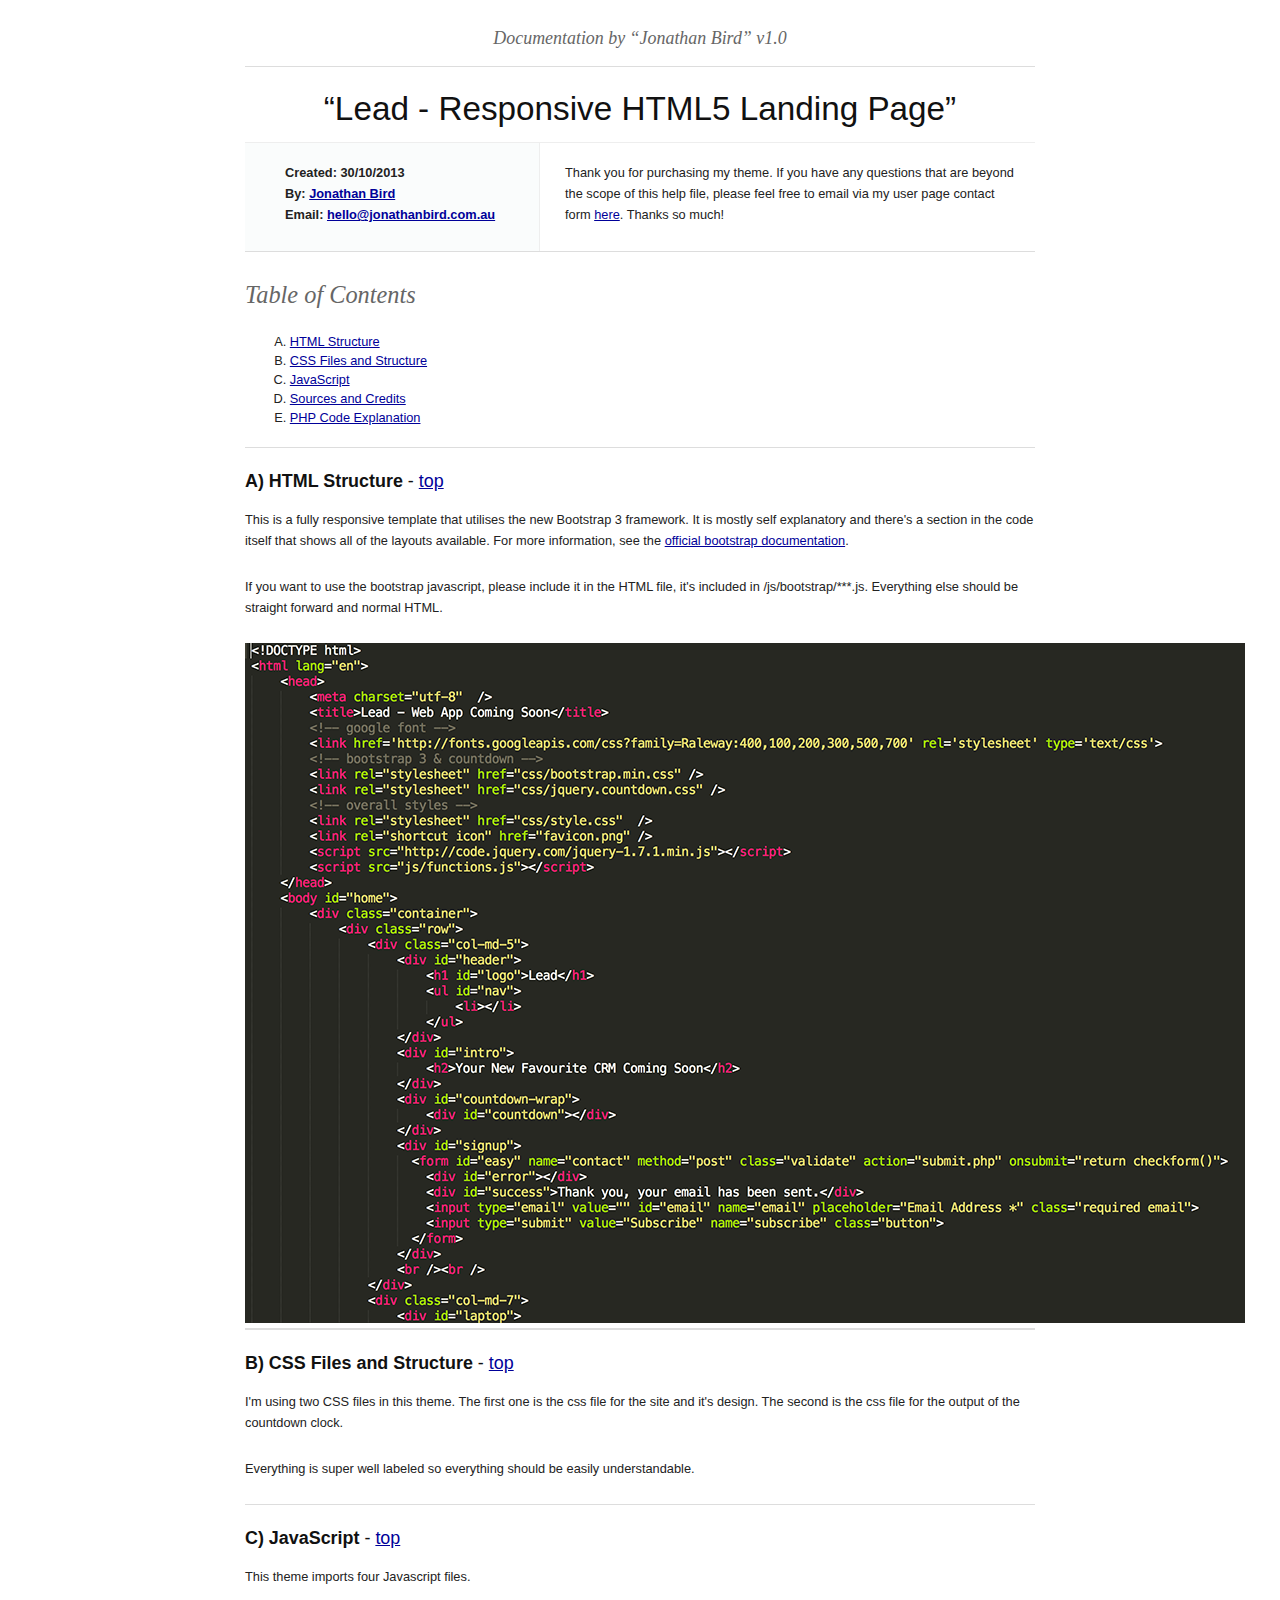
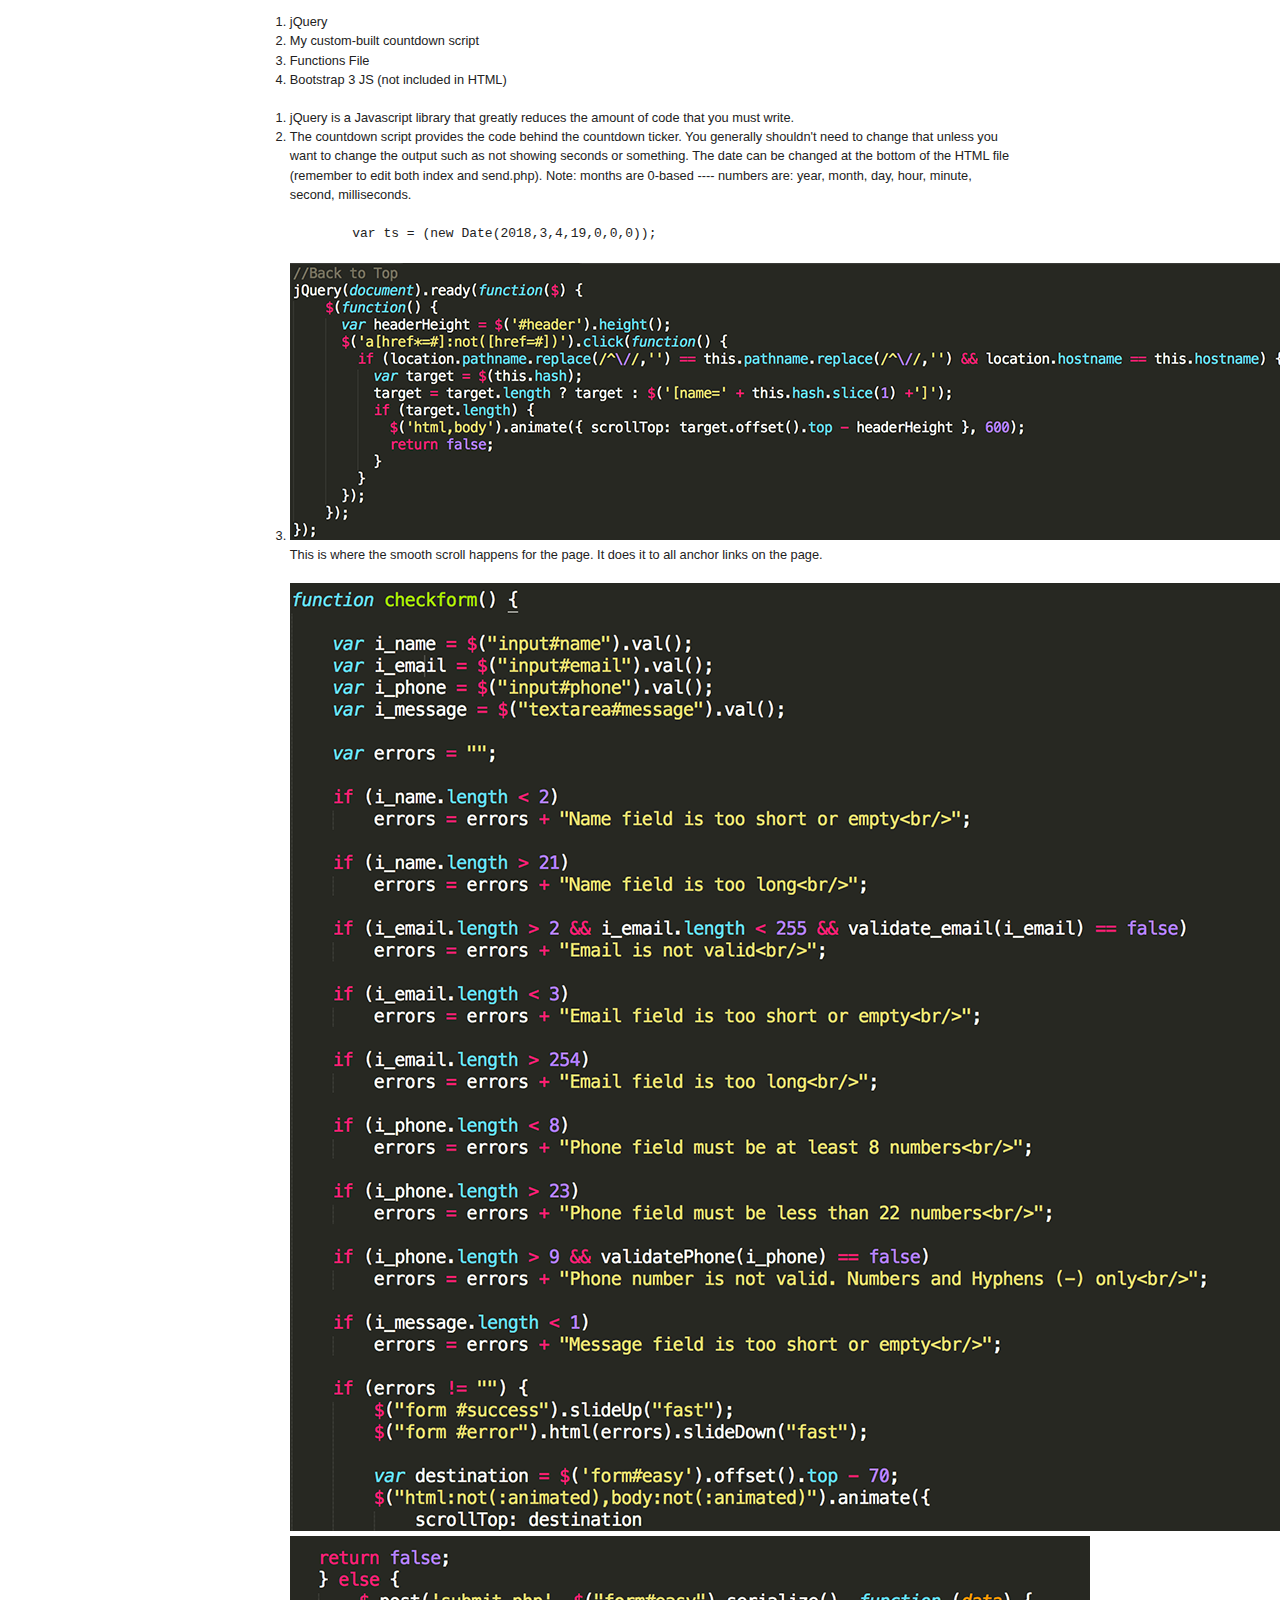
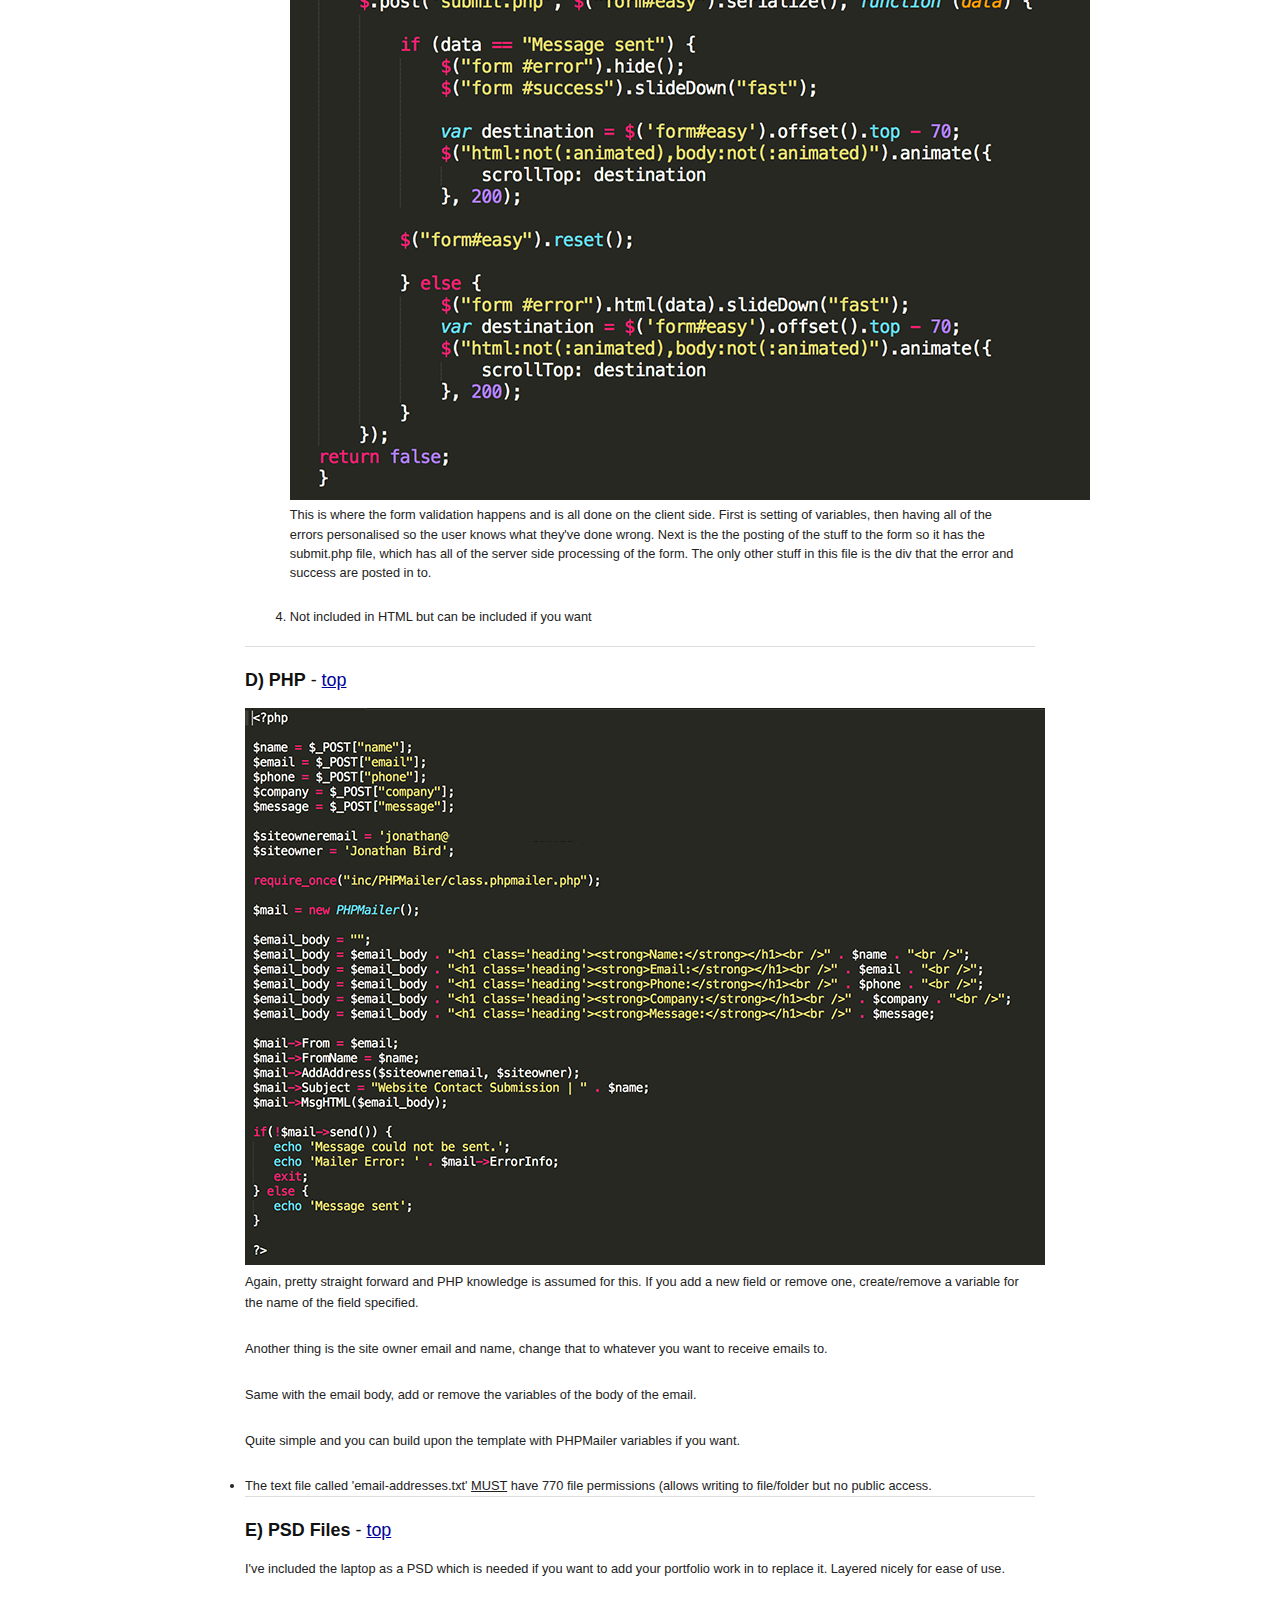
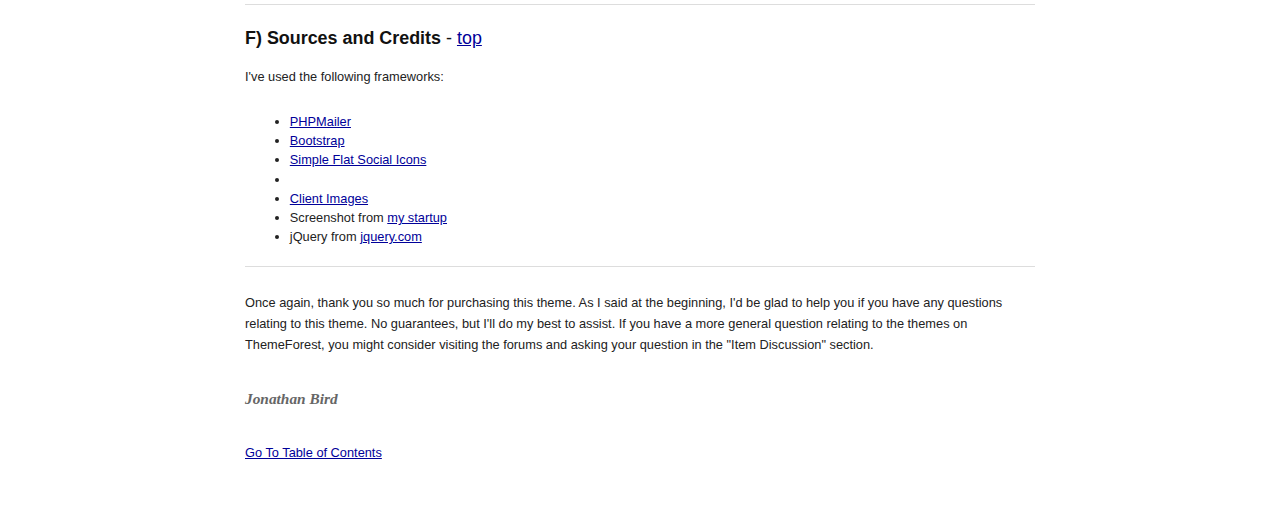
<file: documentation/index.html>
<!DOCTYPE HTML PUBLIC "-//W3C//DTD HTML 4.01//EN" "http://www.w3.org/TR/html4/strict.dtd">
<head lang="en">
	<meta http-equiv="content-type" content="text/html;charset=utf-8">
	<title>"Lead - Responsive HTML5 Landing Page" | Documentation</title>
	<!-- Framework CSS -->
	<link rel="stylesheet" href="assets/blueprint-css/screen.css" type="text/css" media="screen, projection">
	<link rel="stylesheet" href="assets/blueprint-css/print.css" type="text/css" media="print">
	<!--[if lt IE 8]><link rel="stylesheet" href="assets/blueprint-css/ie.css" type="text/css" media="screen, projection"><![endif]-->
	<link rel="stylesheet" href="assets/blueprint-css/plugins/fancy-type/screen.css" type="text/css" media="screen, projection">
	<style type="text/css" media="screen">
		p, table, hr, .box { margin-bottom:25px; }
		.box p { margin-bottom:10px; }
	</style>
</head>


<body>
	<div class="container">
	
		<h3 class="center alt">Documentation by &ldquo;Jonathan Bird&rdquo; v1.0</h3>
		
		<hr>
		
		<h1 class="center">&ldquo;Lead - Responsive HTML5 Landing Page&rdquo;</h1>
		
		<div class="borderTop">
			<div class="span-6 colborder info prepend-1">
				<p class="prepend-top">
					<strong>
					Created: 30/10/2013<br>
					By: <a href="http://www.jonathanbird.com.au/">Jonathan Bird</a><br>
					Email: <a href="mailto:hello@jonathanbird.com.au">hello@jonathanbird.com.au</a>
					</strong>
				</p>
			</div><!-- end div .span-6 -->		
	
			<div class="span-12 last">
				<p class="prepend-top append-0">Thank you for purchasing my theme. If you have any questions that are beyond the scope of this help file, please feel free to email via my user page contact form <a href="http://themeforest.net/user/jonathanbird">here</a>. Thanks so much!</p>
			</div>
		</div><!-- end div .borderTop -->
		
		<hr>
		
		<h2 id="toc" class="alt">Table of Contents</h2>
		<ol class="alpha">
			<li><a href="#htmlStructure">HTML Structure</a></li>
			<li><a href="#cssFiles">CSS Files and Structure</a></li>
			<li><a href="#javascript">JavaScript</a></li>
			<li><a href="#credits">Sources and Credits</a></li>
			<li><a href="php">PHP Code Explanation</a></li>
		</ol>
		
		<hr>
		
		<h3 id="htmlStructure"><strong>A) HTML Structure</strong> - <a href="#toc">top</a></h3>
		<p>This is a fully responsive template that utilises the new Bootstrap 3 framework. It is mostly self explanatory and there's a section in the code itself that shows all of the layouts available. For more information, see the <a href="http://getbootstrap.com">official bootstrap documentation</a>.</p>

		<p>If you want to use the bootstrap javascript, please include it in the HTML file, it's included in /js/bootstrap/***.js. Everything else should be straight forward and normal HTML.</p>
		
		<img src="assets/html1.png" alt="HTML Structure" />

		<hr>

		<h3 id="cssFiles"><strong>B) CSS Files and Structure</strong> - <a href="#toc">top</a></h3>

		<p>I'm using two CSS files in this theme. The first one is the css file for the site and it's design. The second is the css file for the output of the countdown clock.</p> 

		<p>Everything is super well labeled so everything should be easily understandable.</p>  


		<hr>
		
		<h3 id="javascript"><strong>C) JavaScript</strong> - <a href="#toc">top</a></h3>
		
		<p>This theme imports four Javascript files.</p>
		
		<ol>
			<li>jQuery</li>
			<li>My custom-built countdown script</li>
			<li>Functions File</li>
			<li>Bootstrap 3 JS (not included in HTML)</li>
		</ol>
		  
		<ol>
			<li>jQuery is a Javascript library that greatly reduces the amount of code that you must write.</li>
			<li>The countdown script provides the code behind the countdown ticker. You generally shouldn't need to change that unless you want to change the output such as not showing seconds or something. The date can be changed at the bottom of the HTML file (remember to edit both index and send.php). Note: months are 0-based ---- numbers are: year, month, day, hour, minute, second, milliseconds.
<pre>	var ts = (new Date(2018,3,4,19,0,0,0));
</pre>
			</li>
			<li><img src="assets/backtotop.png">
	This is where the smooth scroll happens for the page. It does it to all anchor links on the page.<br /><br />
	<img src="assets/form.png"><img src="assets/form2.png">
	This is where the form validation happens and is all done on the client side. First is setting of variables, then having all of the errors personalised so the user knows what they've done wrong. Next is the the posting of the stuff to the form so it has the submit.php file, which has all of the server side processing of the form. The only other stuff in this file is the div that the error and success are posted in to.</p></li>
			<li>Not included in HTML but can be included if you want</li>
			
		</ol>
		
		<hr>

		<h3 id="php"><strong>D) PHP</strong> - <a href="#toc">top</a></h3>

		<p><img src="assets/php.png"><br/>
			Again, pretty straight forward and PHP knowledge is assumed for this. If you add a new field or remove one, create/remove a variable for the name of the field specified.</p>
			<p>Another thing is the site owner email and name, change that to whatever you want to receive emails to.</p>

			<p>Same with the email body, add or remove the variables of the body of the email.</p>

			<p>Quite simple and you can build upon the template with PHPMailer variables if you want.</p>

			<li>The text file called 'email-addresses.txt' <u>MUST</u> have 770 file permissions (allows writing to file/folder but no public access.</li>

		<hr>
		
		<h3 id="psdFiles"><strong>E) PSD Files</strong> - <a href="#toc">top</a></h3>
		
		<p>I've included the laptop as a PSD which is needed if you want to add your portfolio work in to replace it. Layered nicely for ease of use.</p>
		
		<hr>
		
		<h3 id="credits"><strong>F) Sources and Credits</strong> - <a href="#toc">top</a></h3>
		
		<p>I've used the following frameworks:
		
		<ul>
			<li><a href="https://github.com/PHPMailer/PHPMailer">PHPMailer</a></li>
			<li><a href="http://getbootstrap.com">Bootstrap</a></li>
			<li><a href="http://365psd.com/day/4-3/">Simple Flat Social Icons</a></li>
			<li><a href=""></a></li>
			<li><a href="http://www.usanetwork.com/suits/photos/">Client Images</a></li>
			<li>Screenshot from <a href="http://snippetrepo.com">my startup</a></li>
			<li>jQuery from <a href="http://jquery.com">jquery.com</a></li>
		</ul>
		
		<hr>
		
		<p>Once again, thank you so much for purchasing this theme. As I said at the beginning, I'd be glad to help you if you have any questions relating to this theme. No guarantees, but I'll do my best to assist. If you have a more general question relating to the themes on ThemeForest, you might consider visiting the forums and asking your question in the "Item Discussion" section.</p> 
		
		<p class="append-bottom alt large"><strong>Jonathan Bird</strong></p>
		<p><a href="#toc">Go To Table of Contents</a></p>
		
		<hr class="space">
	</div><!-- end div .container -->
</body>
</html>
</file>
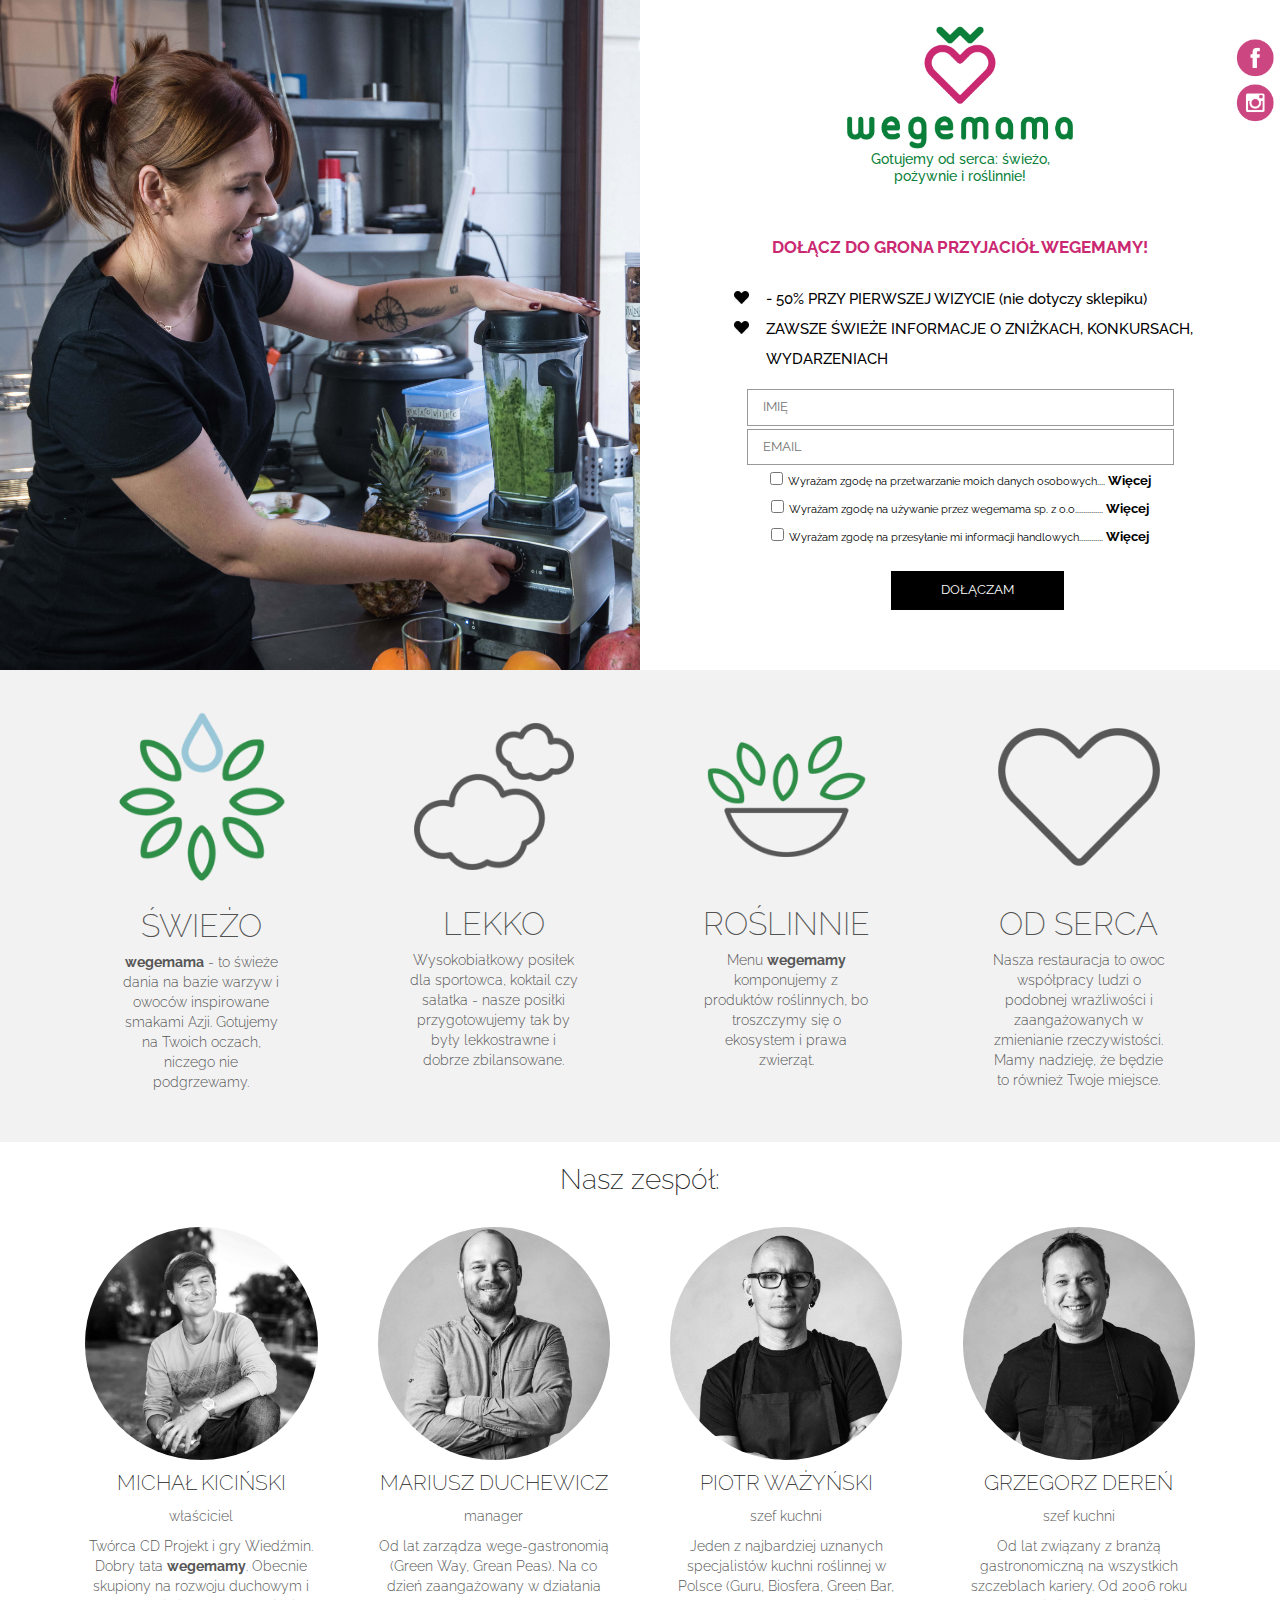
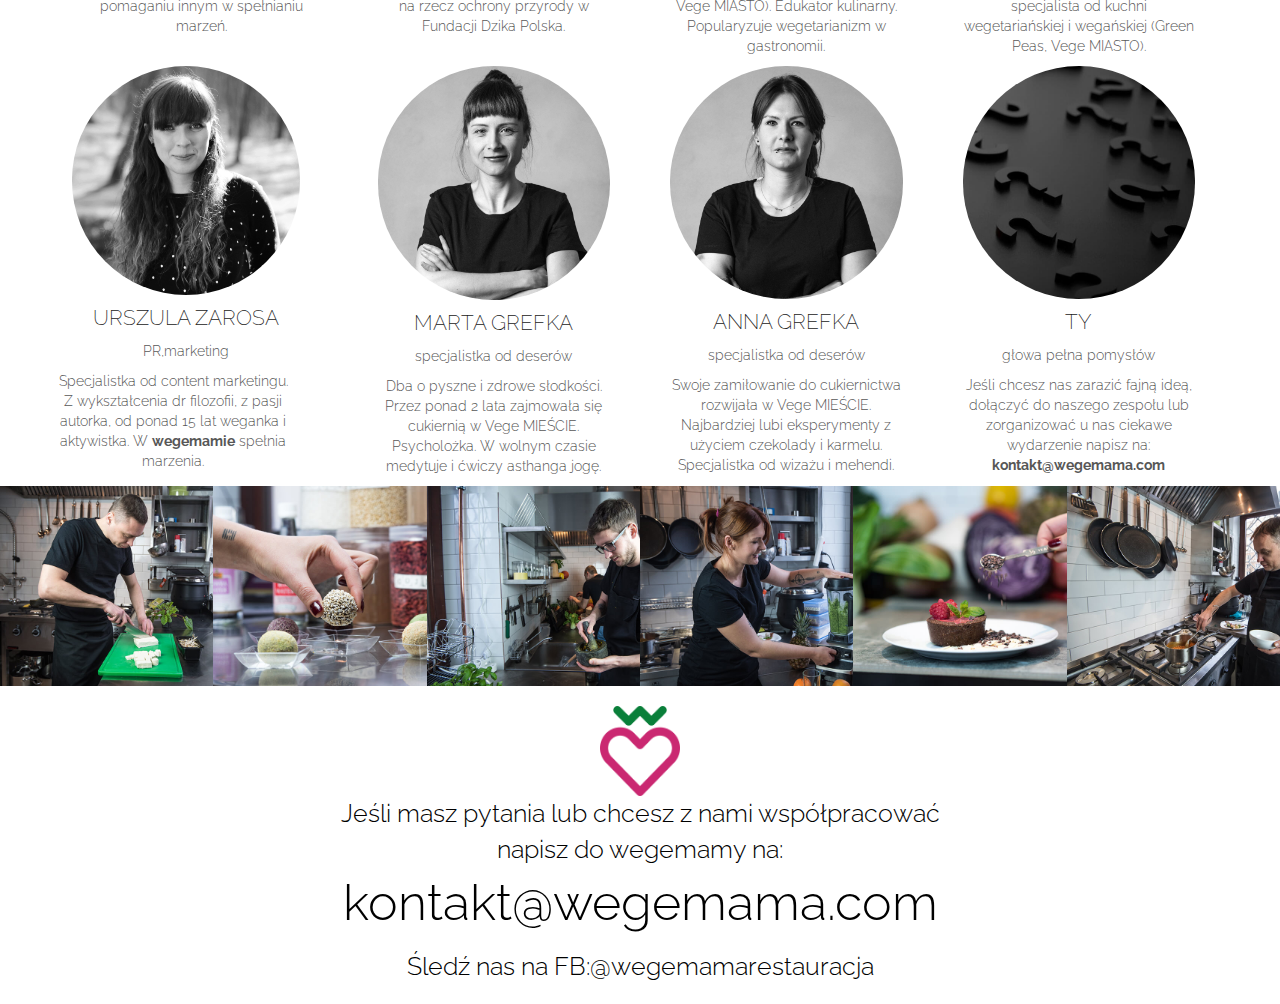
<file: html version/index.html>
<!DOCTYPE html>
<html lang="en">
    <head>
        <meta charset="utf-8"  />
        <title>Wegemama restauracja</title>
        <meta property="og:title" content="Wegemama" />
        <meta property="og:type" content="pictures.news" />
        <meta property="og:url" content="http://wegemama.com/" />
        <meta property="og:image" content="http://wegemama.com/logo/logs.jpg" />
        <!-- google font -->
        <link href='http://fonts.googleapis.com/css?family=Raleway:400,100,200,300,500,700' rel='stylesheet' type='text/css'>
        <!-- bootstrap 3 & countdown -->
        <link rel="stylesheet" href="css/bootstrap.min.css" />
        <link rel="stylesheet" href="css/jquery.countdown.css" />
        <link rel="stylesheet" href="css/tooltip.css" />
        <!-- overall styles -->
        <link rel="stylesheet" href="css/style.css"  />
        <script src="http://code.jquery.com/jquery-1.7.1.min.js"></script>
        <script src="js/functions.js"></script>
        <meta name="viewport" content="width=device-width, initial-scale=1">
    </head>
    <body id="home">
        <div class="container-fluid first-section">
            <div class="row">
            <!--left sidebar-->
                <div class="col-md-6 left-sidebar"></div>
            <!--right sidebar-->
                <div class="col-md-6 right-sidebar text-center">
                    <div id="laptop">
                        <div class="black">
                                <a href="https://www.facebook.com/wegemamarestauracja/?fref=ts" target="_blank"><img class="social" src="images/social-fb.png"></a>
                                <a href="https://www.instagram.com/wegemamarestauracja/" target="_blank"><img class="social" src="images/social-ig.png"></a>
                        </div>
                        <img id="logo" class="logo" src="logo/logs.jpg">
                        <h1 class="title">Gotujemy od serca: świeżo,<br>pożywnie i roślinnie!</h1>
                        <p class="intro-text">DOŁĄCZ DO GRONA PRZYJACIÓŁ WEGEMAMY!</p>
                        <ul class="right-sidebar-list">
                            <li class="li-size">- 50% PRZY PIERWSZEJ WIZYCIE (nie dotyczy sklepiku)</li>
                            <li class="li-size">ZAWSZE ŚWIEŻE INFORMACJE O ZNIŻKACH, KONKURSACH, WYDARZENIACH</li>
                        </ul>
                    </div>
                    <div id="signup">
                      <form id="easy" name="contact" method="post" class="form validate" action="http://wegemama.us14.list-manage.com/subscribe/post?u=168dc325e1211d806b6fe77ad&amp;id=3d57a57b57"  target="_blank">
                        <div id="error"></div>
                        <div id="success">Dziękujemy za dołączenie do grona naszych Przyjaciół.</div>
                        <input type="text" value="" id="mce-FNAME" name="FNAME" placeholder="IMIĘ" class="required email" required>
                        <input type="email" value="" id="mce-EMAIL" name="EMAIL" placeholder="EMAIL" class="required email" required>
                        <div style="position: absolute; left: -5000px;" aria-hidden="true"><input type="text" name="b_168dc325e1211d806b6fe77ad_3d57a57b57" tabindex="-1" value=""></div>
                            <label for="checkbox1" class="ttip" title="Wyrażam zgodę na przetwarzanie moich danych osobowych dla celów marketingowych przez wegemama sp. z o.o. z siedzibą w Warszawie ul. Marszałkowska 28,  w celu korzystania z prowadzonej przez wegemama sp. z o.o.  usługi „Newsletter”, zgodnie z ustawą z dnia 29 sierpnia 1997r. o ochronie danych osobowych (Dz. U. Z 2002r., Nr 101 poz. 926 z późn. zm.). Oświadczam, że zapoznałem/zapoznałam się z pouczeniem dotyczącym prawa dostępu do treści moich danych, a także możliwości ich poprawiania. Mam świadomość, że moja zgoda może być w każdym czasie odwołana, czego skutkiem będzie usunięcie mojego adresu e-mail z listy dystrybucyjnej usługi „Newsletter"">
                                <input type="checkbox" id="checkbox1" required><span class="input-consent">Wyrażam zgodę na przetwarzanie moich danych osobowych....</span> <span class="more">Więcej</span>
                            </label>
                            <label for="checkbox2" class="ttip" title="Wyrażam zgodę na używanie przez wegemama sp. z o.o. z siedzibą w Warszawie ul. Marszałkowska 28, telekomunikacyjnych urządzeń końcowych, których jestem użytkownikiem, dla celów marketingu bezpośredniego zgodnie z art. 172 ustawy z dnia 16 lipca 2004 r. Prawo telekomunikacyjne (Dz.U. 2004 nr 171 poz. 1800)">
                                <input type="checkbox" id="checkbox2" required><span class="input-consent">Wyrażam zgodę na używanie przez wegemama sp. z o.o..............</span> <span class="more">Więcej</span>
                            </label>
                            <label for="checkbox3" class="ttip" title="Wyrażam zgodę na przesyłanie mi informacji handlowych drogą elektroniczną przez wegemama sp. z o.o. z siedzibą w Warszawie ul. Marszałkowska 28, zgodnie z ustawą z dnia 18 lipca 2002r. o świadczeniu usług drogą elektroniczną (Dz. U. Z 2002r., Nr 144, poz. 1204).">
                                <input type="checkbox" id="checkbox3" required><span class="input-consent">Wyrażam zgodę na przesyłanie mi informacji handlowych............</span> <span class="more">Więcej</span>
                            </label>
                            <input type="submit" value="DOŁĄCZAM" name="subscribe" class="button">
                      </form>
                    </div>
                </div>
            </div>
        </div>

        <div class="grey-bg">
            <div class="container">
                <div class="row">
                    <div class="col-md-3 services">
                        <span class="webdesign"><img src="images/swiezo.png" alt="Web Design" /></span>
                        <h2 class="service-heading">świeżo</h2>
                        <p class="justify"><b>wegemama</b> - to świeże dania na bazie warzyw i owoców inspirowane smakami Azji. Gotujemy na Twoich oczach, niczego nie podgrzewamy.</p>
                    </div>
                    <div class="col-md-3 services">
                        <span class="branding"><img src="images/lekko.png" alt="Branding" /></span>
                        <h2 class="service-heading">lekko</h2>
                        <p class="justify">Wysokobiałkowy posiłek dla sportowca, koktail czy sałatka - nasze posiłki przygotowujemy tak by były lekkostrawne i dobrze zbilansowane.</p>
                    </div>
                    <div class="col-md-3 services">
                        <span class="seo"><img src="images/roslinnie.png" alt="SEO" /></span>
                        <h2 class="service-heading">roślinnie</h2>
                        <p class="justify">Menu <b>wegemamy</b> komponujemy z produktów roślinnych, bo troszczymy się o ekosystem i prawa zwierząt.</p>
                    </div>
                      <div class="col-md-3 services">
                        <span class="seo"><img src="images/serce.png" alt="SEO" /></span>
                        <h2 class="service-heading">od serca</h2>
                        <p class="justify">Nasza restauracja to owoc współpracy ludzi o podobnej wrażliwości i zaangażowanych w zmienianie rzeczywistości. Mamy nadzieję, że będzie to również Twoje miejsce.</p>
                    </div>
                </div>
            </div>
        </div>


        <div class="white-bg clients">
            <div class="container">
                <div class="row">
                    <h3>Nasz zespół:</h3>
                    <div class="col-md-3 img-top">
                        <img class="client-img" src="images/michal.jpg" alt="person one">
                        <h4>MICHAŁ KICIŃSKI</h4>
                        <p class="italic justify">właściciel</p>
                        <p class="italic justify">Twórca CD Projekt i gry Wiedźmin. Dobry tata <b>wegemamy</b>. Obecnie skupiony na rozwoju duchowym i pomaganiu innym w spełnianiu marzeń.</p>
                    </div>

                    <div class="col-md-3 img-top">
                        <img class="client-img" src="images/mariusz.jpg" alt="person two">
                        <h4>MARIUSZ DUCHEWICZ</h4>
                        <p class="italic justify">manager</p>
                        <p class="italic justify">Od lat zarządza wege-gastronomią (Green Way, Grean Peas). Na co dzień zaangażowany w działania na rzecz ochrony przyrody w Fundacji Dzika Polska.</p>
                    </div>

                    <div class="col-md-3 img-top">
                        <img class="client-img" src="images/piotr.jpg" alt="person three">
                        <h4>PIOTR WAŻYŃSKI</h4>
                        <p class="italic justify">szef kuchni</p>
                        <p class="italic justify">Jeden z najbardziej uznanych specjalistów kuchni roślinnej w Polsce (Guru, Biosfera, Green Bar, Vege MIASTO). Edukator kulinarny. Popularyzuje wegetarianizm w gastronomii.</p>
                    </div>

                    <div class="col-md-3 img-top">
                        <img class="client-img" src="images/grzes.jpg" alt="person four">
                        <h4>GRZEGORZ DEREŃ</h4>
                        <p class="italic justify">szef kuchni</p>
                        <p class="italic justify">Od lat związany z branżą gastronomiczną na wszystkich szczeblach kariery. Od 2006 roku specjalista od kuchni wegetariańskiej i wegańskiej (Green Peas, Vege MIASTO).</p>
                    </div>

                    <div class="clearfix"></div>
                </div>

                <div class="row">

                      <div class="col-md-3 img-top">
                        <img class="client-img ula-img" src="images/ula.jpg" alt="person two">
                        <h4>URSZULA ZAROSA</h4>
                        <p class="italic justify">PR,marketing</p>
                        <p class="italic justify ula-content">Specjalistka od content marketingu. Z wykształcenia dr filozofii, z pasji autorka, od ponad 15 lat weganka i aktywistka. W <b>wegemamie</b> spełnia marzenia.</p>
                    </div>

                    <div class="col-md-3 img-top">
                        <img class="client-img" src="images/marta.jpg" alt="person two">
                        <h4>MARTA GREFKA</h4>
                        <p class="italic justify">specjalistka od deserów</p>
                        <p class="italic justify">Dba o pyszne i zdrowe słodkości. Przez ponad 2 lata zajmowała się cukiernią w Vege MIEŚCIE. Psycholożka. W wolnym czasie medytuje i ćwiczy asthanga jogę.</p>
                    </div>

                    <div class="col-md-3 img-top">
                        <img class="client-img" src="images/ania2.jpg" alt="person three">
                        <h4>ANNA GREFKA</h4>
                        <p class="italic justify">specjalistka od deserów</p>
                        <p class="italic justify">Swoje zamiłowanie do cukiernictwa rozwijała w Vege MIEŚCIE. Najbardziej lubi eksperymenty z użyciem czekolady i karmelu. Specjalistka od wizażu i mehendi.</p>
                    </div>

                     <div class="col-md-3 img-top">
                        <img class="client-img" src="images/question.jpg" alt="person three">
                        <h4>TY</h4>
                        <p class="italic justify">głowa pełna pomysłów</p>
                        <p class="italic justify">Jeśli chcesz nas zarazić fajną ideą, dołączyć do naszego zespołu lub zorganizować u nas ciekawe wydarzenie napisz na: <b>kontakt@wegemama.com</b></p>
                    </div>

                    <div class="clearfix"></div>
                </div>
            </div>
        </div>

        <div class="photos">
            <div class="container-fluid">
                <div class="row">
                    <a href="https://www.instagram.com/wegemamarestauracja/" target="_blank"><div class="col-md-2 photo photo1"></div></a>
                    <a href="https://www.instagram.com/wegemamarestauracja/" target="_blank"><div class="col-md-2 photo photo2"></div></a>
                    <a href="https://www.instagram.com/wegemamarestauracja/" target="_blank"><div class="col-md-2 photo photo3"></div></a>
                    <a href="https://www.instagram.com/wegemamarestauracja/" target="_blank"><div class="col-md-2 photo photo4"></div></a>
                    <a href="https://www.instagram.com/wegemamarestauracja/" target="_blank"><div class="col-md-2 photo photo5"></div></a>
                    <a href="https://www.instagram.com/wegemamarestauracja/" target="_blank"><div class="col-md-2 photo photo6"></div></a>
                </div>
            </div>

            <div class="clearfix"></div>

        </div>

        <footer id="footer-container" class="footer-bg">
            <div class="container">
                <img class="footer-logo" src="images/wegemama-sygnet.png">
                <br>
                <p class="footer-text" href="mailto:#">Jeśli masz pytania lub chcesz z nami współpracować <br> napisz do wegemamy na: <br><span class="footer-contact">kontakt@wegemama.com</span></p>
                <!-- the usual copyright crap -->
                <div class="footer-text">Śledź nas na FB:<a target="_blank" class="footer-text" href="https://www.facebook.com/wegemamarestauracja/?fref=ts">@wegemamarestauracja</a></div>
                <div class="clearfix"></div>
            </div>
        </footer>

        <script src="js/jquery.countdown.js"></script>
        <script src="js/tooltip.js"></script>
        <script>
            $(function() {
                var ts = (new Date(2017,0,26,19,0,0,0));
                $('#countdown').countdown({ timestamp : ts, movement: 60 });
                $('.ttip').tooltipster();
            });
        </script>
    </body>
</html>
</file>
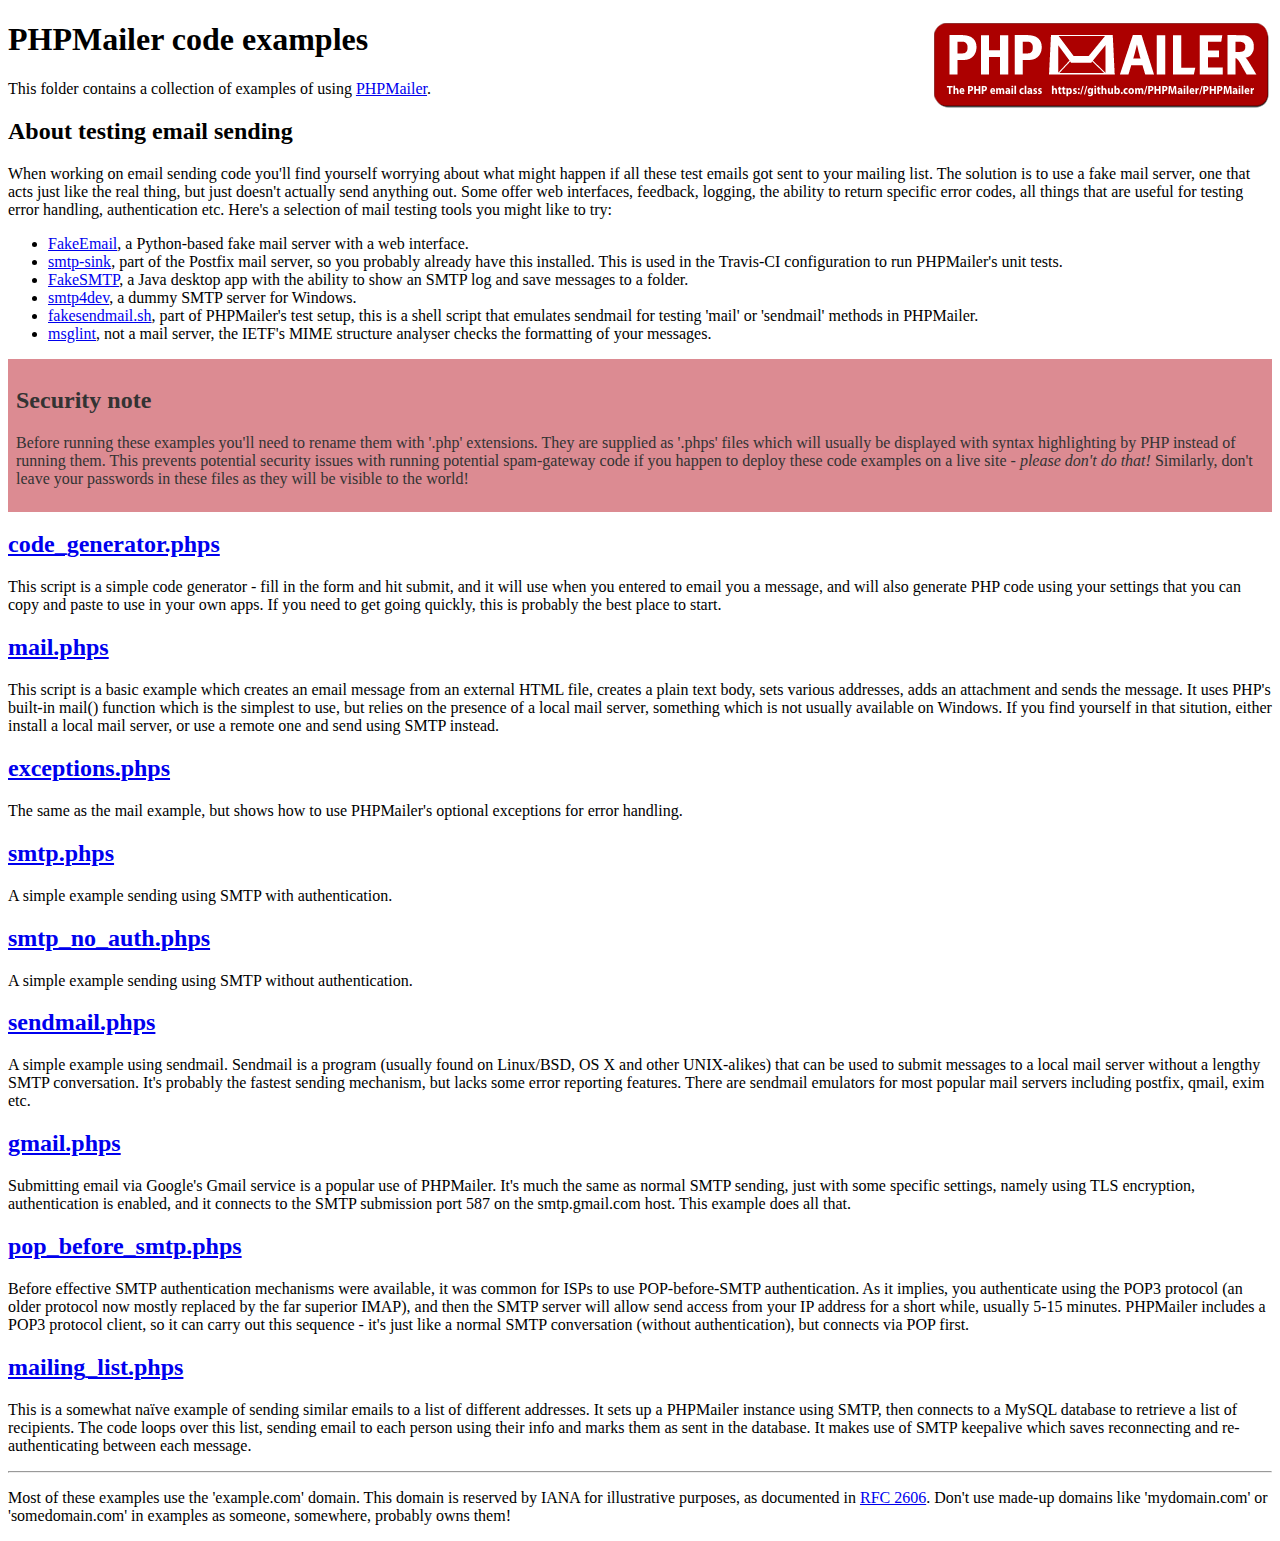
<file: full version/inc/PHPMailer/examples/index.html>
<!DOCTYPE html>
<html>
<head>
	<meta http-equiv="Content-Type" content="text/html; charset=utf-8" />
	<title>PHPMailer Examples</title>
</head>
<body>
<h1>PHPMailer code examples<a href="https://github.com/PHPMailer/PHPMailer"><img src="images/phpmailer.png" style="float:right; border:0;" alt="PHPMailer logo"></a></h1>
<p>This folder contains a collection of examples of using <a href="https://github.com/PHPMailer/PHPMailer">PHPMailer</a>.</p>
<h2>About testing email sending</h2>
<p>When working on email sending code you'll find yourself worrying about what might happen if all these test emails got sent to your mailing list. The solution is to use a fake mail server, one that acts just like the real thing, but just doesn't actually send anything out. Some offer web interfaces, feedback, logging, the ability to return specific error codes, all things that are useful for testing error handling, authentication etc. Here's a selection of mail testing tools you might like to try:</p>
<ul>
  <li><a href="https://github.com/isotoma/FakeEmail">FakeEmail</a>, a Python-based fake mail server with a web interface.</li>
  <li><a href="http://www.postfix.org/smtp-sink.1.html">smtp-sink</a>, part of the Postfix mail server, so you probably already have this installed. This is used in the Travis-CI configuration to run PHPMailer's unit tests.</li>
  <li><a href="https://github.com/Nilhcem/FakeSMTP">FakeSMTP</a>, a Java desktop app with the ability to show an SMTP log and save messages to a folder.</li>
  <li><a href="http://smtp4dev.codeplex.com">smtp4dev</a>, a dummy SMTP server for Windows.</li>
  <li><a href="https://github.com/PHPMailer/PHPMailer/blob/master/test/fakesendmail.sh">fakesendmail.sh</a>, part of PHPMailer's test setup, this is a shell script that emulates sendmail for testing 'mail' or 'sendmail' methods in PHPMailer.</li>
  <li><a href="http://tools.ietf.org/tools/msglint/">msglint</a>, not a mail server, the IETF's MIME structure analyser checks the formatting of your messages.</li>
</ul>
<div style="padding: 8px; color: #333333; background-color: #dc8b92">
<h2>Security note</h2>
<p>Before running these examples you'll need to rename them with '.php' extensions. They are supplied as '.phps' files which will usually be displayed with syntax highlighting by PHP instead of running them. This prevents potential security issues with running potential spam-gateway code if you happen to deploy these code examples on a live site - <em>please don't do that!</em> Similarly, don't leave your passwords in these files as they will be visible to the world!</p>
</div>
<h2><a href="code_generator.phps">code_generator.phps</a></h2>
<p>This script is a simple code generator - fill in the form and hit submit, and it will use when you entered to email you a message, and will also generate PHP code using your settings that you can copy and paste to use in your own apps. If you need to get going quickly, this is probably the best place to start.</p>
<h2><a href="mail.phps">mail.phps</a></h2>
<p>This script is a basic example which creates an email message from an external HTML file, creates a plain text body, sets various addresses, adds an attachment and sends the message. It uses PHP's built-in mail() function which is the simplest to use, but relies on the presence of a local mail server, something which is not usually available on Windows. If you find yourself in that sitution, either install a local mail server, or use a remote one and send using SMTP instead.</p>
<h2><a href="exceptions.phps">exceptions.phps</a></h2>
<p>The same as the mail example, but shows how to use PHPMailer's optional exceptions for error handling.</p>
<h2><a href="smtp.phps">smtp.phps</a></h2>
<p>A simple example sending using SMTP with authentication.</p>
<h2><a href="smtp_no_auth.phps">smtp_no_auth.phps</a></h2>
<p>A simple example sending using SMTP without authentication.</p>
<h2><a href="sendmail.phps">sendmail.phps</a></h2>
<p>A simple example using sendmail. Sendmail is a program (usually found on Linux/BSD, OS X and other UNIX-alikes) that can be used to submit messages to a local mail server without a lengthy SMTP conversation. It's probably the fastest sending mechanism, but lacks some error reporting features. There are sendmail emulators for most popular mail servers including postfix, qmail, exim etc.</p>
<h2><a href="gmail.phps">gmail.phps</a></h2>
<p>Submitting email via Google's Gmail service is a popular use of PHPMailer. It's much the same as normal SMTP sending, just with some specific settings, namely using TLS encryption, authentication is enabled, and it connects to the SMTP submission port 587 on the smtp.gmail.com host. This example does all that.</p>
<h2><a href="pop_before_smtp.phps">pop_before_smtp.phps</a></h2>
<p>Before effective SMTP authentication mechanisms were available, it was common for ISPs to use POP-before-SMTP authentication. As it implies, you authenticate using the POP3 protocol (an older protocol now mostly replaced by the far superior IMAP), and then the SMTP server will allow send access from your IP address for a short while, usually 5-15 minutes. PHPMailer includes a POP3 protocol client, so it can carry out this sequence - it's just like a normal SMTP conversation (without authentication), but connects via POP first.</p>
<h2><a href="mailing_list.phps">mailing_list.phps</a></h2>
<p>This is a somewhat naïve example of sending similar emails to a list of different addresses. It sets up a PHPMailer instance using SMTP, then connects to a MySQL database to retrieve a list of recipients. The code loops over this list, sending email to each person using their info and marks them as sent in the database. It makes use of SMTP keepalive which saves reconnecting and re-authenticating between each message.</p>
<hr>
<p>Most of these examples use the 'example.com' domain. This domain is reserved by IANA for illustrative purposes, as documented in <a href="http://tools.ietf.org/html/rfc2606">RFC 2606</a>. Don't use made-up domains like 'mydomain.com' or 'somedomain.com' in examples as someone, somewhere, probably owns them!</p>
</body>
</html>
</file>
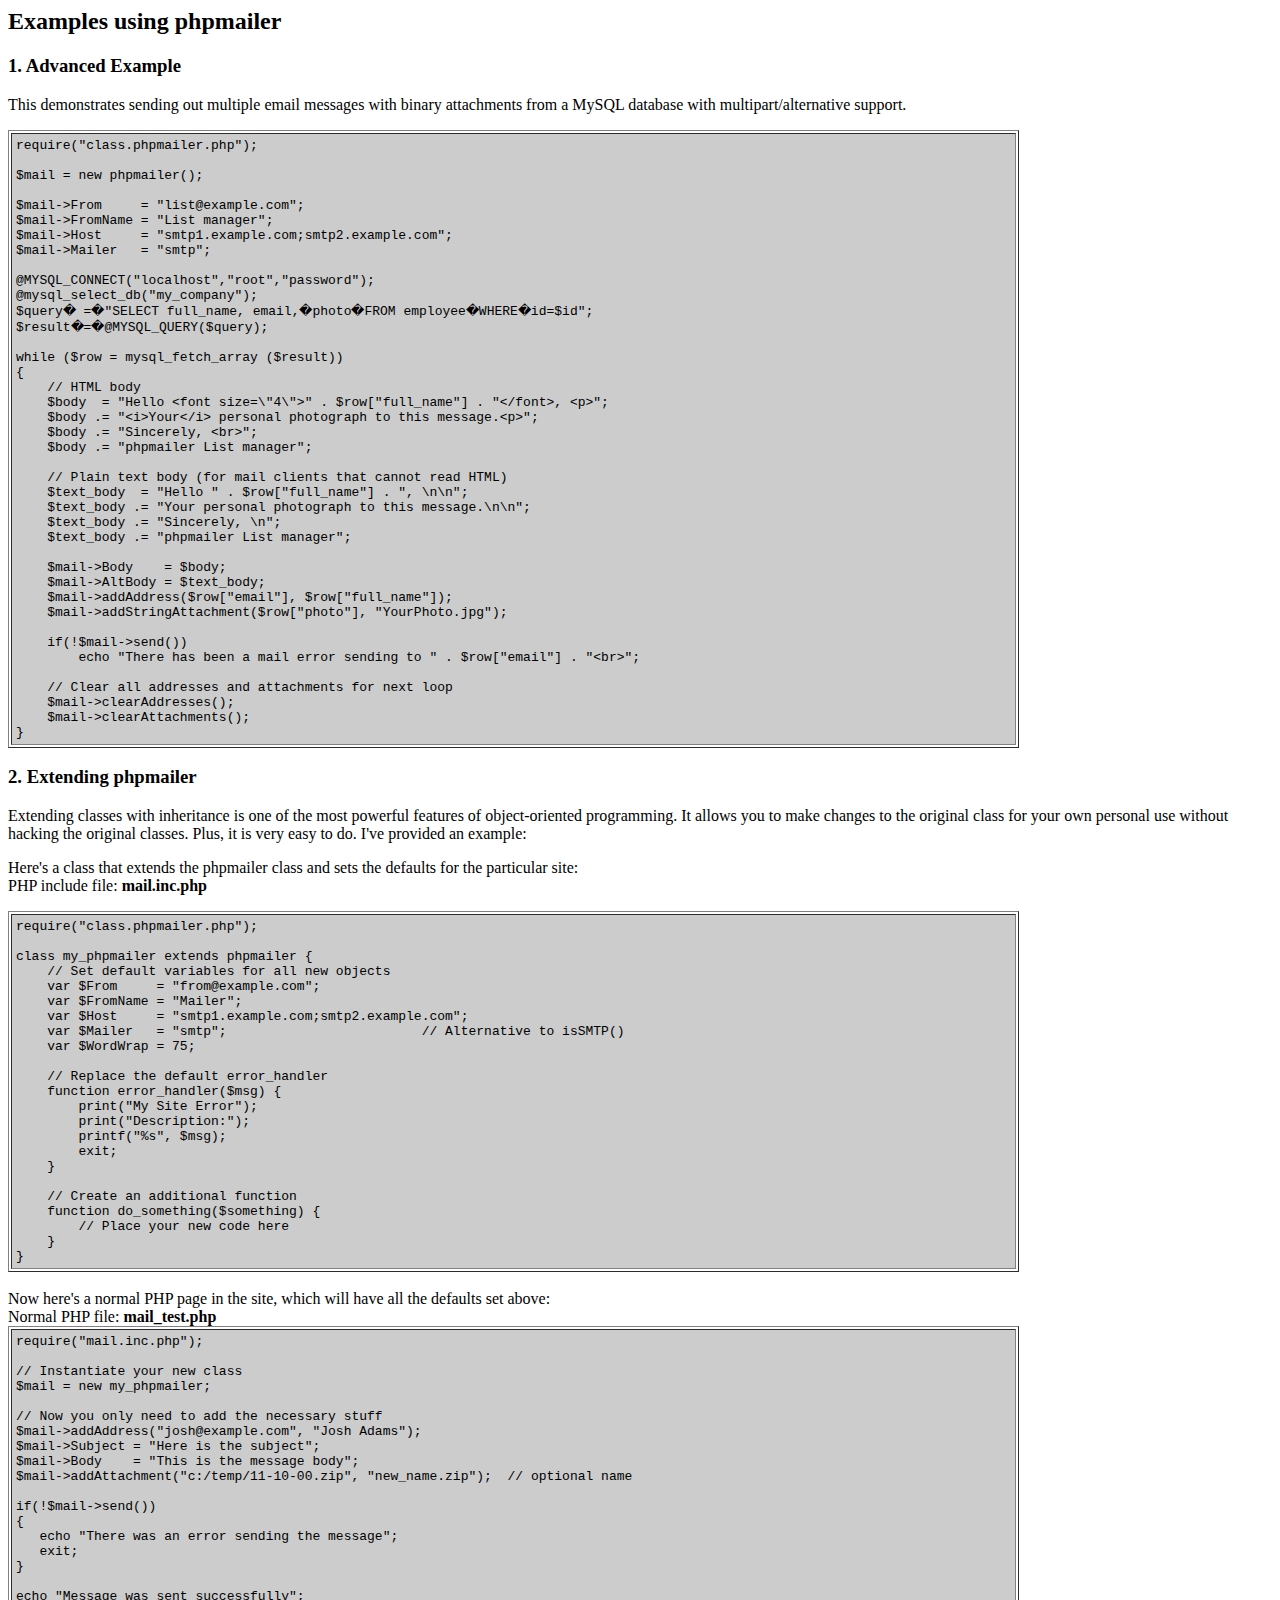
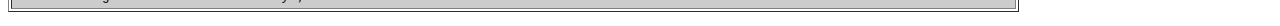
<file: full version/inc/PHPMailer/docs/extending.html>
<html>
<head>
<title>Examples using phpmailer</title>
</head>

<body bgcolor="#FFFFFF">

<h2>Examples using phpmailer</h2>

<h3>1. Advanced Example</h3>
<p>

This demonstrates sending out multiple email messages with binary attachments
from a MySQL database with multipart/alternative support.<p>
<table cellpadding="4" border="1" width="80%">
<tr>
<td bgcolor="#CCCCCC">
<pre>
require("class.phpmailer.php");

$mail = new phpmailer();

$mail->From     = "list@example.com";
$mail->FromName = "List manager";
$mail->Host     = "smtp1.example.com;smtp2.example.com";
$mail->Mailer   = "smtp";

@MYSQL_CONNECT("localhost","root","password");
@mysql_select_db("my_company");
$query� =�"SELECT full_name, email,�photo�FROM employee�WHERE�id=$id";
$result�=�@MYSQL_QUERY($query);

while ($row = mysql_fetch_array ($result))
{
    // HTML body
    $body  = "Hello &lt;font size=\"4\"&gt;" . $row["full_name"] . "&lt;/font&gt;, &lt;p&gt;";
    $body .= "&lt;i&gt;Your&lt;/i&gt; personal photograph to this message.&lt;p&gt;";
    $body .= "Sincerely, &lt;br&gt;";
    $body .= "phpmailer List manager";

    // Plain text body (for mail clients that cannot read HTML)
    $text_body  = "Hello " . $row["full_name"] . ", \n\n";
    $text_body .= "Your personal photograph to this message.\n\n";
    $text_body .= "Sincerely, \n";
    $text_body .= "phpmailer List manager";

    $mail->Body    = $body;
    $mail->AltBody = $text_body;
    $mail->addAddress($row["email"], $row["full_name"]);
    $mail->addStringAttachment($row["photo"], "YourPhoto.jpg");

    if(!$mail->send())
        echo "There has been a mail error sending to " . $row["email"] . "&lt;br&gt;";

    // Clear all addresses and attachments for next loop
    $mail->clearAddresses();
    $mail->clearAttachments();
}
</pre>
</td>
</tr>
</table>
<p>

<h3>2. Extending phpmailer</h3>
<p>

Extending classes with inheritance is one of the most
powerful features of object-oriented
programming.  It allows you to make changes to the
original class for your
own personal use without hacking the original
classes.  Plus, it is very
easy to do. I've provided an example:

<p>
Here's a class that extends the phpmailer class and sets the defaults
for the particular site:<br>
PHP include file: <b>mail.inc.php</b>
<p>

<table cellpadding="4" border="1" width="80%">
<tr>
<td bgcolor="#CCCCCC">
<pre>
require("class.phpmailer.php");

class my_phpmailer extends phpmailer {
    // Set default variables for all new objects
    var $From     = "from@example.com";
    var $FromName = "Mailer";
    var $Host     = "smtp1.example.com;smtp2.example.com";
    var $Mailer   = "smtp";                         // Alternative to isSMTP()
    var $WordWrap = 75;

    // Replace the default error_handler
    function error_handler($msg) {
        print("My Site Error");
        print("Description:");
        printf("%s", $msg);
        exit;
    }

    // Create an additional function
    function do_something($something) {
        // Place your new code here
    }
}
</pre>
</td>
</tr>
</table>
<br>

Now here's a normal PHP page in the site, which will have all the defaults set above:<br>
Normal PHP file: <b>mail_test.php</b>

<table cellpadding="4" border="1" width="80%">
<tr>
<td bgcolor="#CCCCCC">
<pre>
require("mail.inc.php");

// Instantiate your new class
$mail = new my_phpmailer;

// Now you only need to add the necessary stuff
$mail->addAddress("josh@example.com", "Josh Adams");
$mail->Subject = "Here is the subject";
$mail->Body    = "This is the message body";
$mail->addAttachment("c:/temp/11-10-00.zip", "new_name.zip");  // optional name

if(!$mail->send())
{
   echo "There was an error sending the message";
   exit;
}

echo "Message was sent successfully";
</pre>
</td>
</tr>
</table>
</body>
</html>
</file>
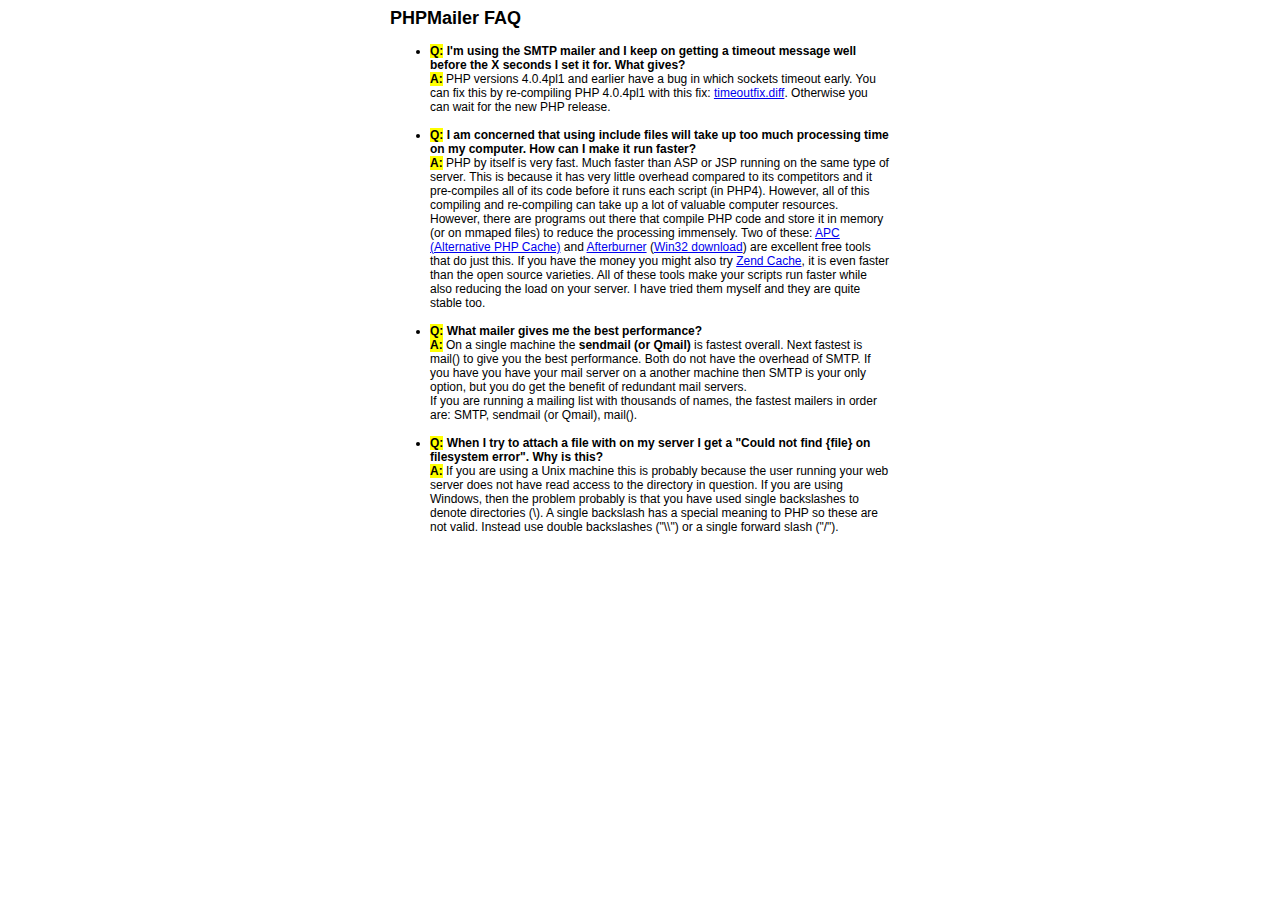
<file: full version/inc/PHPMailer/docs/faq.html>
﻿<html>
<head>
<title>PHPMailer FAQ</title>
<style>
body, p {
  font-family: Arial, Helvetica, sans-serif;
  font-size: 12px;
}
div.width {
  width: 500px;
  text-align: left;
}
</style>
</head>
<body bgcolor="#FFFFFF">
<center>
<div class="width">
<h2>PHPMailer FAQ</h2>
<ul>

  <li><b style="background-color: #FFFF00">Q:</b> <b>I&#039;m using the SMTP mailer and I keep on getting a timeout message
  well before the X seconds I set it for.  What gives?</b><br />
  <b style="background-color: #FFFF00">A:</b> PHP versions 4.0.4pl1 and earlier have a bug in which sockets timeout
  early.  You can fix this by re-compiling PHP 4.0.4pl1 with this fix:
  <a href="timeoutfix.diff">timeoutfix.diff</a>. Otherwise you can wait for the new PHP release.<br /><br /></li>

  <li><b style="background-color: #FFFF00">Q:</b> <b>I am concerned that using include files will take up too much
  processing time on my computer.  How can I make it run faster?</b><br />
  <b style="background-color: #FFFF00">A:</b>  PHP by itself is very fast.  Much faster than ASP or JSP running on
  the same type of server.  This is because it has very little overhead compared
  to its competitors and it pre-compiles all of
  its code before it runs each script (in PHP4).  However, all of
  this compiling and re-compiling can take up a lot of valuable
  computer resources.  However, there are programs out there that compile
  PHP code and store it in memory (or on mmaped files) to reduce the
  processing immensely.  Two of these: <a href="http://apc.communityconnect.com">APC
  (Alternative PHP Cache)</a> and <a href="http://bwcache.bware.it/index.htm">Afterburner</a>
  (<a href="http://www.mm4.de/php4win/mod_php4_win32/">Win32 download</a>)
  are excellent free tools that do just this.  If you have the money
  you might also try <a href="http://www.zend.com">Zend Cache</a>, it is
  even faster than the open source varieties.  All of these tools make your
  scripts run faster while also reducing the load on your server. I have tried
  them myself and they are quite stable too.<br /><br /></li>

  <li><b style="background-color: #FFFF00">Q:</b> <b>What mailer gives me the best performance?</b><br />
  <b style="background-color: #FFFF00">A:</b> On a single machine the <b>sendmail (or Qmail)</b> is fastest overall.
  Next fastest is mail() to give you the best performance. Both do not have the overhead of SMTP.
  If you have you have your mail server on a another machine then
  SMTP is your only option, but you do get the benefit of redundant mail servers.<br />
  If you are running a mailing list with thousands of names, the fastest mailers in order are: SMTP, sendmail (or Qmail), mail().<br /><br /></li>

  <li><b style="background-color: #FFFF00">Q:</b> <b>When I try to attach a file with on my server I get a
  "Could not find {file} on filesystem error".  Why is this?</b><br />
  <b style="background-color: #FFFF00">A:</b> If you are using a Unix machine this is probably because the user
  running your web server does not have read access to the directory in question.  If you are using Windows,
  then the problem probably is that you have used single backslashes to denote directories (\).
  A single backslash has a special meaning to PHP so these are not
  valid.  Instead use double backslashes ("\\") or a single forward
  slash ("/").<br /><br /></li>

</ul>

</div>
</center>

</body>
</html>
</file>
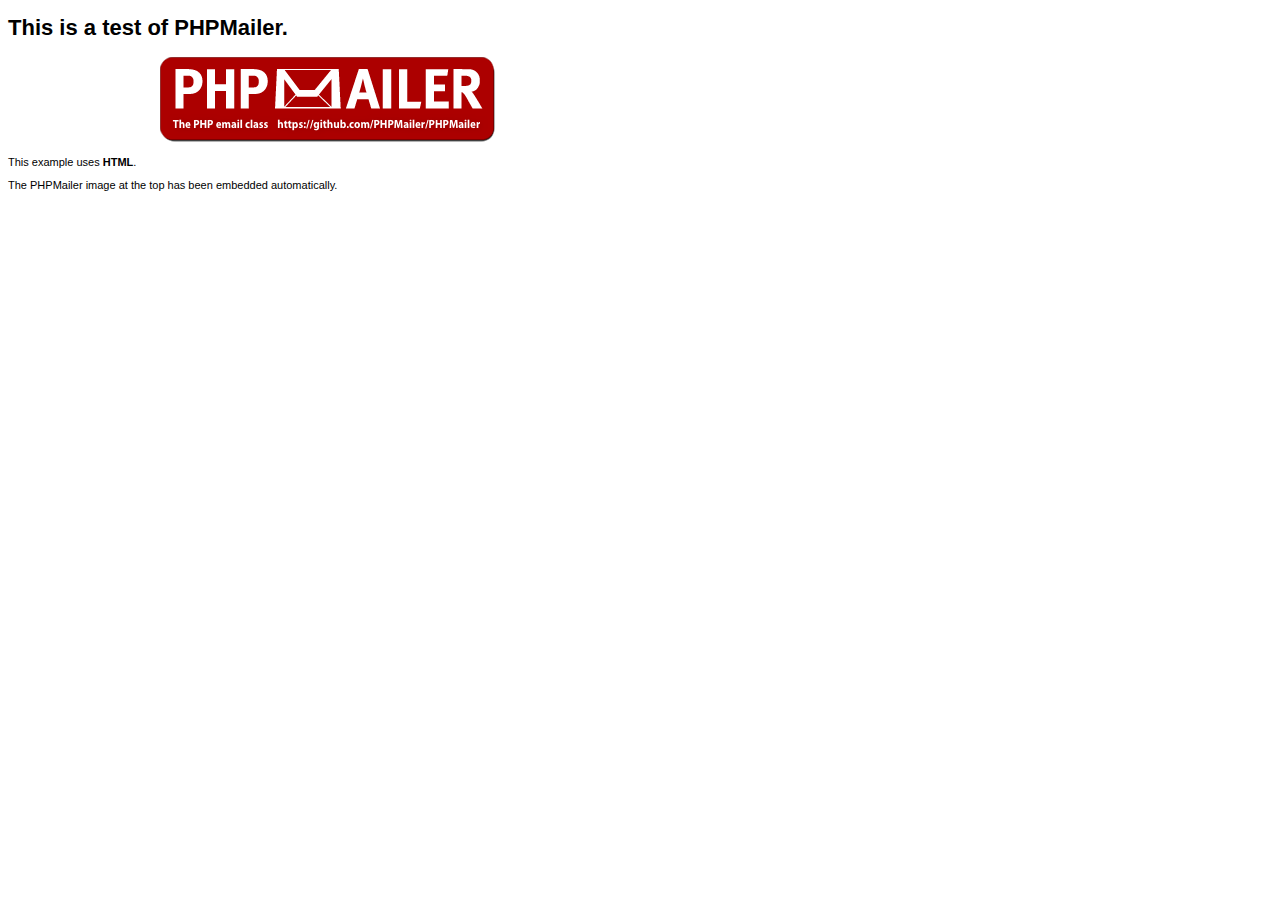
<file: full version/inc/PHPMailer/examples/contents.html>
<!DOCTYPE HTML PUBLIC "-//W3C//DTD HTML 4.01 Transitional//EN" "http://www.w3.org/TR/html4/loose.dtd">
<html>
<head>
  <meta http-equiv="Content-Type" content="text/html; charset=utf-8">
  <title>PHPMailer Test</title>
</head>
<body>
  <div style="width: 640px; font-family: Arial, Helvetica, sans-serif; font-size: 11px;">
    <h1>This is a test of PHPMailer.</h1>
    <div align="center">
      <a href="https://github.com/PHPMailer/PHPMailer/"><img src="images/phpmailer.png" height="90" width="340" alt="PHPMailer rocks"></a>
    </div>
    <p>This example uses <strong>HTML</strong>.</p>
    <p>The PHPMailer image at the top has been embedded automatically.</p>
  </div>
</body>
</html>
</file>
<file: documentation/assets/blueprint-css/screen.css>
/* -----------------------------------------------------------------------


 Blueprint CSS Framework 0.9
 http://blueprintcss.org

   * Copyright (c) 2007-Present. See LICENSE for more info.
   * See README for instructions on how to use Blueprint.
   * For credits and origins, see AUTHORS.
   * This is a compressed file. See the sources in the 'src' directory.

----------------------------------------------------------------------- */

/* reset.css */
html, body, div, span, object, iframe, h1, h2, h3, h4, h5, h6, p, blockquote, pre, a, abbr, acronym, address, code, del, dfn, em, img, q, dl, dt, dd, ol, ul, li, fieldset, form, label, legend, table, caption, tbody, tfoot, thead, tr, th, td {margin:0;padding:0;border:0;font-weight:inherit;font-style:inherit;font-size:100%;font-family:inherit;vertical-align:baseline;}
body {line-height:1.5;}
table {border-collapse:separate;border-spacing:0;}
caption, th, td {text-align:left;font-weight:normal;}
table, td, th {vertical-align:middle;}
blockquote:before, blockquote:after, q:before, q:after {content:"";}
blockquote, q {quotes:"" "";}
a img {border:none;}

/* custom.css */
.info { background:#fafcfc; }
.borderTop { border-top: 1px solid #eee;}
.append-0 {padding-right:20px;}

/* typography.css */
body {font-size:80%;color:#222;background:#fff;font-family:"Helvetica Neue", Arial, Helvetica, sans-serif;padding-top:30px;}
h1, h2, h3, h4, h5, h6 {font-weight:normal;color:#111;}
h1 {font-size:2.6em;line-height:1;margin-bottom:0.5em;}
h2 {font-size:1.9em;margin-bottom:0.75em;}
h3 {font-size:1.4em;line-height:1;margin-bottom:1em;}
h4 {font-size:1.1em;line-height:1.25;margin-bottom:1.25em;}
h5 {font-size:1em;font-weight:bold;margin-bottom:1.5em;}
h6 {font-size:1em;font-weight:bold;}
h1 img, h2 img, h3 img, h4 img, h5 img, h6 img {margin:0;}
p {margin:0 0 1.5em;line-height:1.65em;}
p img.left {float:left;margin:1.5em 1.5em 1.5em 0;padding:0;}
p img.right {float:right;margin:1.5em 0 1.5em 1.5em;}
a:focus, a:hover {color:#000;}
a {color:#009;text-decoration:underline;}
blockquote {margin:1.5em;color:#666;font-style:italic;}
strong {font-weight:bold;}
em, dfn {font-style:italic;}
dfn {font-weight:bold;}
sup, sub {line-height:0;}
abbr, acronym {border-bottom:1px dotted #666;}
address {margin:0 0 1.5em;font-style:italic;}
del {color:#666;}
pre {margin:1.5em 0;white-space:pre;}
pre, code, tt {font:13px 'andale mono', 'lucida console', monospace;line-height:1.5;}
li ul, li ol {margin:0 1.5em;}
ul, ol {margin:0 1.5em 1.5em 3.5em;}
ul {list-style-type:disc;}
ol {list-style-type:decimal;}
ol.alpha {list-style:upper-alpha;}
dl {margin:0 0 1.5em 0;}
dl dt {font-weight:bold;}
dd {margin-left:1.5em;}
table {margin-bottom:1.4em;width:100%;}
th {font-weight:bold;}
thead th {background:#c3d9ff;}
th, td, caption {padding:4px 10px 4px 5px;}
tr.even td {background:#e5ecf9;}
tfoot {font-style:italic;}
caption {background:#eee;}
.small {font-size:.85em;margin-bottom:1.875em;line-height:1.875em;}
.large {font-size:1.2em;line-height:2.5em;margin-bottom:1.25em;}
.hide {display:none;}
.quiet {color:#666;}
.loud {color:#000;}
.highlight {background:#ff0;}
.added {background:#060;color:#fff;}
.removed {background:#900;color:#fff;}
.first {margin-left:0;padding-left:0;}
.last {margin-right:0;padding-right:0;}
.top {margin-top:0;padding-top:0;}
.bottom {margin-bottom:0;padding-bottom:0;}
.center {text-align:center;}

/* forms.css */
label {font-weight:bold;}
fieldset {padding:1.4em;margin:0 0 1.5em 0;border:1px solid #ccc;}
legend {font-weight:bold;font-size:1.2em;}
input[type=text], input[type=password], input.text, input.title, textarea, select {background-color:#fff;border:1px solid #bbb;}
input[type=text]:focus, input[type=password]:focus, input.text:focus, input.title:focus, textarea:focus, select:focus {border-color:#666;}
input[type=text], input[type=password], input.text, input.title, textarea, select {margin:0.5em 0;}
input.text, input.title {width:300px;padding:5px;}
input.title {font-size:1.5em;}
textarea {width:390px;height:250px;padding:5px;}
input[type=checkbox], input[type=radio], input.checkbox, input.radio {position:relative;top:.25em;}
form.inline {line-height:3;}
form.inline p {margin-bottom:0;}
.error, .notice, .success {padding:.8em;margin-bottom:1em;border:2px solid #ddd;}
.error {background:#FBE3E4;color:#8a1f11;border-color:#FBC2C4;}
.notice {background:#FFF6BF;color:#514721;border-color:#FFD324;}
.success {background:#E6EFC2;color:#264409;border-color:#C6D880;}
.error a {color:#8a1f11;}
.notice a {color:#514721;}
.success a {color:#264409;}

/* grid.css */
.container {width:790px;margin:0 auto;}
.showgrid {background:url(src/grid.png);}
.column, div.span-1, div.span-2, div.span-3, div.span-4, div.span-5, div.span-6, div.span-7, div.span-8, div.span-9, div.span-10, div.span-11, div.span-12, div.span-13, div.span-14, div.span-15, div.span-16, div.span-17, div.span-18, div.span-19, div.span-20, div.span-21, div.span-22, div.span-23, div.span-24 {float:left;margin-right:10px;}
.last, div.last {margin-right:0;}
.span-1 {width:30px;}
.span-2 {width:70px;}
.span-3 {width:110px;}
.span-4 {width:150px;}
.span-5 {width:190px;}
.span-6 {width:230px;}
.span-7 {width:270px;}
.span-8 {width:310px;}
.span-9 {width:350px;}
.span-10 {width:390px;}
.span-11 {width:430px;}
.span-12 {width:470px;}
.span-13 {width:510px;}
.span-14 {width:550px;}
.span-15 {width:590px;}
.span-16 {width:630px;}
.span-17 {width:670px;}
.span-18 {width:710px;}
.span-19 {width:750px;}
.span-20 {width:790px;}
.span-21 {width:830px;}
.span-22 {width:870px;}
.span-23 {width:910px;}
.span-24, div.span-24 {width:950px;margin:0;}
input.span-1, textarea.span-1, input.span-2, textarea.span-2, input.span-3, textarea.span-3, input.span-4, textarea.span-4, input.span-5, textarea.span-5, input.span-6, textarea.span-6, input.span-7, textarea.span-7, input.span-8, textarea.span-8, input.span-9, textarea.span-9, input.span-10, textarea.span-10, input.span-11, textarea.span-11, input.span-12, textarea.span-12, input.span-13, textarea.span-13, input.span-14, textarea.span-14, input.span-15, textarea.span-15, input.span-16, textarea.span-16, input.span-17, textarea.span-17, input.span-18, textarea.span-18, input.span-19, textarea.span-19, input.span-20, textarea.span-20, input.span-21, textarea.span-21, input.span-22, textarea.span-22, input.span-23, textarea.span-23, input.span-24, textarea.span-24 {border-left-width:1px!important;border-right-width:1px!important;padding-left:5px!important;padding-right:5px!important;}
input.span-1, textarea.span-1 {width:18px!important;}
input.span-2, textarea.span-2 {width:58px!important;}
input.span-3, textarea.span-3 {width:98px!important;}
input.span-4, textarea.span-4 {width:138px!important;}
input.span-5, textarea.span-5 {width:178px!important;}
input.span-6, textarea.span-6 {width:218px!important;}
input.span-7, textarea.span-7 {width:258px!important;}
input.span-8, textarea.span-8 {width:298px!important;}
input.span-9, textarea.span-9 {width:338px!important;}
input.span-10, textarea.span-10 {width:378px!important;}
input.span-11, textarea.span-11 {width:418px!important;}
input.span-12, textarea.span-12 {width:458px!important;}
input.span-13, textarea.span-13 {width:498px!important;}
input.span-14, textarea.span-14 {width:538px!important;}
input.span-15, textarea.span-15 {width:578px!important;}
input.span-16, textarea.span-16 {width:618px!important;}
input.span-17, textarea.span-17 {width:658px!important;}
input.span-18, textarea.span-18 {width:698px!important;}
input.span-19, textarea.span-19 {width:738px!important;}
input.span-20, textarea.span-20 {width:778px!important;}
input.span-21, textarea.span-21 {width:818px!important;}
input.span-22, textarea.span-22 {width:858px!important;}
input.span-23, textarea.span-23 {width:898px!important;}
input.span-24, textarea.span-24 {width:938px!important;}
.append-1 {padding-right:40px;}
.append-2 {padding-right:80px;}
.append-3 {padding-right:120px;}
.append-4 {padding-right:160px;}
.append-5 {padding-right:200px;}
.append-6 {padding-right:240px;}
.append-7 {padding-right:280px;}
.append-8 {padding-right:320px;}
.append-9 {padding-right:360px;}
.append-10 {padding-right:400px;}
.append-11 {padding-right:440px;}
.append-12 {padding-right:480px;}
.append-13 {padding-right:520px;}
.append-14 {padding-right:560px;}
.append-15 {padding-right:600px;}
.append-16 {padding-right:640px;}
.append-17 {padding-right:680px;}
.append-18 {padding-right:720px;}
.append-19 {padding-right:760px;}
.append-20 {padding-right:800px;}
.append-21 {padding-right:840px;}
.append-22 {padding-right:880px;}
.append-23 {padding-right:920px;}
.prepend-1 {padding-left:40px;}
.prepend-2 {padding-left:80px;}
.prepend-3 {padding-left:120px;}
.prepend-4 {padding-left:160px;}
.prepend-5 {padding-left:200px;}
.prepend-6 {padding-left:240px;}
.prepend-7 {padding-left:280px;}
.prepend-8 {padding-left:320px;}
.prepend-9 {padding-left:360px;}
.prepend-10 {padding-left:400px;}
.prepend-11 {padding-left:440px;}
.prepend-12 {padding-left:480px;}
.prepend-13 {padding-left:520px;}
.prepend-14 {padding-left:560px;}
.prepend-15 {padding-left:600px;}
.prepend-16 {padding-left:640px;}
.prepend-17 {padding-left:680px;}
.prepend-18 {padding-left:720px;}
.prepend-19 {padding-left:760px;}
.prepend-20 {padding-left:800px;}
.prepend-21 {padding-left:840px;}
.prepend-22 {padding-left:880px;}
.prepend-23 {padding-left:920px;}
div.border {padding-right:4px;margin-right:5px;border-right:1px solid #eee;}
div.colborder {padding-right:24px;margin-right:25px;border-right:1px solid #eee;}
div.colborderTop {border-top:1px solid #eee;}
.pull-1 {margin-left:-40px;}
.pull-2 {margin-left:-80px;}
.pull-3 {margin-left:-120px;}
.pull-4 {margin-left:-160px;}
.pull-5 {margin-left:-200px;}
.pull-6 {margin-left:-240px;}
.pull-7 {margin-left:-280px;}
.pull-8 {margin-left:-320px;}
.pull-9 {margin-left:-360px;}
.pull-10 {margin-left:-400px;}
.pull-11 {margin-left:-440px;}
.pull-12 {margin-left:-480px;}
.pull-13 {margin-left:-520px;}
.pull-14 {margin-left:-560px;}
.pull-15 {margin-left:-600px;}
.pull-16 {margin-left:-640px;}
.pull-17 {margin-left:-680px;}
.pull-18 {margin-left:-720px;}
.pull-19 {margin-left:-760px;}
.pull-20 {margin-left:-800px;}
.pull-21 {margin-left:-840px;}
.pull-22 {margin-left:-880px;}
.pull-23 {margin-left:-920px;}
.pull-24 {margin-left:-960px;}
.pull-1, .pull-2, .pull-3, .pull-4, .pull-5, .pull-6, .pull-7, .pull-8, .pull-9, .pull-10, .pull-11, .pull-12, .pull-13, .pull-14, .pull-15, .pull-16, .pull-17, .pull-18, .pull-19, .pull-20, .pull-21, .pull-22, .pull-23, .pull-24 {float:left;position:relative;}
.push-1 {margin:0 -40px 1.5em 40px;}
.push-2 {margin:0 -80px 1.5em 80px;}
.push-3 {margin:0 -120px 1.5em 120px;}
.push-4 {margin:0 -160px 1.5em 160px;}
.push-5 {margin:0 -200px 1.5em 200px;}
.push-6 {margin:0 -240px 1.5em 240px;}
.push-7 {margin:0 -280px 1.5em 280px;}
.push-8 {margin:0 -320px 1.5em 320px;}
.push-9 {margin:0 -360px 1.5em 360px;}
.push-10 {margin:0 -400px 1.5em 400px;}
.push-11 {margin:0 -440px 1.5em 440px;}
.push-12 {margin:0 -480px 1.5em 480px;}
.push-13 {margin:0 -520px 1.5em 520px;}
.push-14 {margin:0 -560px 1.5em 560px;}
.push-15 {margin:0 -600px 1.5em 600px;}
.push-16 {margin:0 -640px 1.5em 640px;}
.push-17 {margin:0 -680px 1.5em 680px;}
.push-18 {margin:0 -720px 1.5em 720px;}
.push-19 {margin:0 -760px 1.5em 760px;}
.push-20 {margin:0 -800px 1.5em 800px;}
.push-21 {margin:0 -840px 1.5em 840px;}
.push-22 {margin:0 -880px 1.5em 880px;}
.push-23 {margin:0 -920px 1.5em 920px;}
.push-24 {margin:0 -960px 1.5em 960px;}
.push-1, .push-2, .push-3, .push-4, .push-5, .push-6, .push-7, .push-8, .push-9, .push-10, .push-11, .push-12, .push-13, .push-14, .push-15, .push-16, .push-17, .push-18, .push-19, .push-20, .push-21, .push-22, .push-23, .push-24 {float:right;position:relative;}
.prepend-top {margin-top:1.5em;}
.append-bottom {margin-bottom:1.5em;}
.box {padding:1.5em;margin-bottom:1.5em;background:#E5ECF9;}
hr {background:#ddd;color:#ddd;clear:both;float:none;width:100%;height:.1em;margin:0 0 1.45em;border:none;}
hr.space {background:#fff;color:#fff;}
.clearfix:after, .container:after {content:"\0020";display:block;height:0;clear:both;visibility:hidden;overflow:hidden;}
.clearfix, .container {display:block;}
.clear {clear:both;}
</file>
<file: documentation/assets/blueprint-css/print.css>
/* -----------------------------------------------------------------------


 Blueprint CSS Framework 0.9
 http://blueprintcss.org

   * Copyright (c) 2007-Present. See LICENSE for more info.
   * See README for instructions on how to use Blueprint.
   * For credits and origins, see AUTHORS.
   * This is a compressed file. See the sources in the 'src' directory.

----------------------------------------------------------------------- */

/* print.css */
body {line-height:1.5;font-family:"Helvetica Neue", Arial, Helvetica, sans-serif;color:#000;background:none;font-size:10pt;}
.container {background:none;}
hr {background:#ccc;color:#ccc;width:100%;height:2px;margin:2em 0;padding:0;border:none;}
hr.space {background:#fff;color:#fff;}
h1, h2, h3, h4, h5, h6 {font-family:"Helvetica Neue", Arial, "Lucida Grande", sans-serif;}
code {font:.9em "Courier New", Monaco, Courier, monospace;}
img {float:left;margin:1.5em 1.5em 1.5em 0;}
a img {border:none;}
p img.top {margin-top:0;}
blockquote {margin:1.5em;padding:1em;font-style:italic;font-size:.9em;}
.small {font-size:.9em;}
.large {font-size:1.1em;}
.quiet {color:#999;}
.hide {display:none;}
a:link, a:visited {background:transparent;font-weight:700;text-decoration:underline;}
a:link:after, a:visited:after {content:" (" attr(href) ")";font-size:90%;}
</file>
<file: documentation/assets/blueprint-css/ie.css>
/* -----------------------------------------------------------------------


 Blueprint CSS Framework 0.9
 http://blueprintcss.org

   * Copyright (c) 2007-Present. See LICENSE for more info.
   * See README for instructions on how to use Blueprint.
   * For credits and origins, see AUTHORS.
   * This is a compressed file. See the sources in the 'src' directory.

----------------------------------------------------------------------- */

/* ie.css */
body {text-align:center;}
.container {text-align:left;}
* html .column, * html div.span-1, * html div.span-2, * html div.span-3, * html div.span-4, * html div.span-5, * html div.span-6, * html div.span-7, * html div.span-8, * html div.span-9, * html div.span-10, * html div.span-11, * html div.span-12, * html div.span-13, * html div.span-14, * html div.span-15, * html div.span-16, * html div.span-17, * html div.span-18, * html div.span-19, * html div.span-20, * html div.span-21, * html div.span-22, * html div.span-23, * html div.span-24 {overflow-x:hidden;}
* html legend {margin:0px -8px 16px 0;padding:0;}
ol {margin-left:2em;}
sup {vertical-align:text-top;}
sub {vertical-align:text-bottom;}
html>body p code {*white-space:normal;}
hr {margin:-8px auto 11px;}
img {-ms-interpolation-mode:bicubic;}
.clearfix, .container {display:inline-block;}
* html .clearfix, * html .container {height:1%;}
fieldset {padding-top:0;}
input.text, input.title {background-color:#fff;border:1px solid #bbb;}
input.text:focus, input.title:focus {border-color:#666;}
input.text, input.title, textarea, select {margin:0.5em 0;}
input.checkbox, input.radio {position:relative;top:.25em;}
form.inline div, form.inline p {vertical-align:middle;}
form.inline label {position:relative;top:-0.25em;}
form.inline input.checkbox, form.inline input.radio, form.inline input.button, form.inline button {margin:0.5em 0;}
button, input.button {position:relative;top:0.25em;}
</file>
<file: documentation/assets/blueprint-css/plugins/fancy-type/screen.css>
/* -------------------------------------------------------------- 
  
   fancy-type.css
   * Lots of pretty advanced classes for manipulating text.
   
   See the Readme file in this folder for additional instructions.

-------------------------------------------------------------- */

/* Indentation instead of line shifts for sibling paragraphs. */
   /* p + p { text-indent:2em; margin-top:-1.5em; } */
   form p + p  { text-indent: 0; } /* Don't want this in forms. */
   

/* For great looking type, use this code instead of asdf: 
   <span class="alt">asdf</span>  
   Best used on prepositions and ampersands. */
  
.alt { 
  color: #666; 
  font-family: "Warnock Pro", "Goudy Old Style","Palatino","Book Antiqua", Georgia, serif; 
  font-style: italic;
  font-weight: normal;
}


/* For great looking quote marks in titles, replace "asdf" with:
   <span class="dquo">&#8220;</span>asdf&#8221;
   (That is, when the title starts with a quote mark). 
   (You may have to change this value depending on your font size). */  
   
.dquo { margin-left: -.5em; } 


/* Reduced size type with incremental leading
   (http://www.markboulton.co.uk/journal/comments/incremental_leading/)

   This could be used for side notes. For smaller type, you don't necessarily want to 
   follow the 1.5x vertical rhythm -- the line-height is too much. 
   
   Using this class, it reduces your font size and line-height so that for 
   every four lines of normal sized type, there is five lines of the sidenote. eg:

   New type size in em's:
     10px (wanted side note size) / 12px (existing base size) = 0.8333 (new type size in ems)

   New line-height value:
     12px x 1.5 = 18px (old line-height)
     18px x 4 = 72px 
     72px / 5 = 14.4px (new line height)
     14.4px / 10px = 1.44 (new line height in em's) */

p.incr, .incr p {
	font-size: 10px;
	line-height: 1.44em;  
	margin-bottom: 1.5em;
}


/* Surround uppercase words and abbreviations with this class.
   Based on work by Jørgen Arnor Gårdsø Lom [http://twistedintellect.com/] */
   
.caps { 
  font-variant: small-caps; 
  letter-spacing: 1px; 
  text-transform: lowercase; 
  font-size:1.2em;
  line-height:1%;
  font-weight:bold;
  padding:0 2px;
}
</file>
<file: html version/css/tooltip.css>
.tooltipster-fall,.tooltipster-grow.tooltipster-show{-webkit-transition-timing-function:cubic-bezier(.175,.885,.32,1);-moz-transition-timing-function:cubic-bezier(.175,.885,.32,1.15);-ms-transition-timing-function:cubic-bezier(.175,.885,.32,1.15);-o-transition-timing-function:cubic-bezier(.175,.885,.32,1.15)}.tooltipster-base{display:flex;pointer-events:none;position:absolute; max-width: 70%}.tooltipster-box{flex:1 1 auto}.tooltipster-content{box-sizing:border-box;max-height:100%;max-width:100%;overflow:auto; font-size: 10px}.tooltipster-ruler{bottom:0;left:0;overflow:hidden;position:fixed;right:0;top:0;visibility:hidden}.tooltipster-fade{opacity:0;-webkit-transition-property:opacity;-moz-transition-property:opacity;-o-transition-property:opacity;-ms-transition-property:opacity;transition-property:opacity}.tooltipster-fade.tooltipster-show{opacity:1}.tooltipster-grow{-webkit-transform:scale(0,0);-moz-transform:scale(0,0);-o-transform:scale(0,0);-ms-transform:scale(0,0);transform:scale(0,0);-webkit-transition-property:-webkit-transform;-moz-transition-property:-moz-transform;-o-transition-property:-o-transform;-ms-transition-property:-ms-transform;transition-property:transform;-webkit-backface-visibility:hidden}.tooltipster-grow.tooltipster-show{-webkit-transform:scale(1,1);-moz-transform:scale(1,1);-o-transform:scale(1,1);-ms-transform:scale(1,1);transform:scale(1,1);-webkit-transition-timing-function:cubic-bezier(.175,.885,.32,1.15);transition-timing-function:cubic-bezier(.175,.885,.32,1.15)}.tooltipster-swing{opacity:0;-webkit-transform:rotateZ(4deg);-moz-transform:rotateZ(4deg);-o-transform:rotateZ(4deg);-ms-transform:rotateZ(4deg);transform:rotateZ(4deg);-webkit-transition-property:-webkit-transform,opacity;-moz-transition-property:-moz-transform;-o-transition-property:-o-transform;-ms-transition-property:-ms-transform;transition-property:transform}.tooltipster-swing.tooltipster-show{opacity:1;-webkit-transform:rotateZ(0);-moz-transform:rotateZ(0);-o-transform:rotateZ(0);-ms-transform:rotateZ(0);transform:rotateZ(0);-webkit-transition-timing-function:cubic-bezier(.23,.635,.495,1);-webkit-transition-timing-function:cubic-bezier(.23,.635,.495,2.4);-moz-transition-timing-function:cubic-bezier(.23,.635,.495,2.4);-ms-transition-timing-function:cubic-bezier(.23,.635,.495,2.4);-o-transition-timing-function:cubic-bezier(.23,.635,.495,2.4);transition-timing-function:cubic-bezier(.23,.635,.495,2.4)}.tooltipster-fall{-webkit-transition-property:top;-moz-transition-property:top;-o-transition-property:top;-ms-transition-property:top;transition-property:top;-webkit-transition-timing-function:cubic-bezier(.175,.885,.32,1.15);transition-timing-function:cubic-bezier(.175,.885,.32,1.15)}.tooltipster-fall.tooltipster-initial{top:0!important}.tooltipster-fall.tooltipster-dying{-webkit-transition-property:all;-moz-transition-property:all;-o-transition-property:all;-ms-transition-property:all;transition-property:all;top:0!important;opacity:0}.tooltipster-slide{-webkit-transition-property:left;-moz-transition-property:left;-o-transition-property:left;-ms-transition-property:left;transition-property:left;-webkit-transition-timing-function:cubic-bezier(.175,.885,.32,1);-webkit-transition-timing-function:cubic-bezier(.175,.885,.32,1.15);-moz-transition-timing-function:cubic-bezier(.175,.885,.32,1.15);-ms-transition-timing-function:cubic-bezier(.175,.885,.32,1.15);-o-transition-timing-function:cubic-bezier(.175,.885,.32,1.15);transition-timing-function:cubic-bezier(.175,.885,.32,1.15)}.tooltipster-slide.tooltipster-initial{left:-40px!important}.tooltipster-slide.tooltipster-dying{-webkit-transition-property:all;-moz-transition-property:all;-o-transition-property:all;-ms-transition-property:all;transition-property:all;left:0!important;opacity:0}@keyframes tooltipster-fading{0%{opacity:0}100%{opacity:1}}.tooltipster-update-fade{animation:tooltipster-fading .4s}@keyframes tooltipster-rotating{25%{transform:rotate(-2deg)}75%{transform:rotate(2deg)}100%{transform:rotate(0)}}.tooltipster-update-rotate{animation:tooltipster-rotating .6s}@keyframes tooltipster-scaling{50%{transform:scale(1.1)}100%{transform:scale(1)}}.tooltipster-update-scale{animation:tooltipster-scaling .6s}.tooltipster-sidetip .tooltipster-box{background:#fff;border:2px solid #000;border-radius:4px}.tooltipster-sidetip.tooltipster-bottom .tooltipster-box{margin-top:8px}.tooltipster-sidetip.tooltipster-left .tooltipster-box{margin-right:8px}.tooltipster-sidetip.tooltipster-right .tooltipster-box{margin-left:8px}.tooltipster-sidetip.tooltipster-top .tooltipster-box{margin-bottom:8px}.tooltipster-sidetip .tooltipster-content{color:#000;line-height:18px;padding:6px 14px}.tooltipster-sidetip .tooltipster-arrow{overflow:hidden;position:absolute}.tooltipster-sidetip.tooltipster-bottom .tooltipster-arrow{height:10px;margin-left:-10px;top:0;width:20px}.tooltipster-sidetip.tooltipster-left .tooltipster-arrow{height:20px;margin-top:-10px;right:0;top:0;width:10px}.tooltipster-sidetip.tooltipster-right .tooltipster-arrow{height:20px;margin-top:-10px;left:0;top:0;width:10px}.tooltipster-sidetip.tooltipster-top .tooltipster-arrow{bottom:0;height:10px;margin-left:-10px;width:20px}.tooltipster-sidetip .tooltipster-arrow-background,.tooltipster-sidetip .tooltipster-arrow-border{height:0;position:absolute;width:0}.tooltipster-sidetip .tooltipster-arrow-background{border:10px solid transparent}.tooltipster-sidetip.tooltipster-bottom .tooltipster-arrow-background{border-bottom-color:#fff;left:0;top:3px}.tooltipster-sidetip.tooltipster-left .tooltipster-arrow-background{border-left-color:#fff;left:-3px;top:0}.tooltipster-sidetip.tooltipster-right .tooltipster-arrow-background{border-right-color:#fff;left:3px;top:0}.tooltipster-sidetip.tooltipster-top .tooltipster-arrow-background{border-top-color:#fff;left:0;top:-3px}.tooltipster-sidetip .tooltipster-arrow-border{border:10px solid transparent;left:0;top:0}.tooltipster-sidetip.tooltipster-bottom .tooltipster-arrow-border{border-bottom-color:#000}.tooltipster-sidetip.tooltipster-left .tooltipster-arrow-border{border-left-color:#000}.tooltipster-sidetip.tooltipster-right .tooltipster-arrow-border{border-right-color:#000}.tooltipster-sidetip.tooltipster-top .tooltipster-arrow-border{border-top-color:#000}.tooltipster-sidetip .tooltipster-arrow-uncropped{position:relative}.tooltipster-sidetip.tooltipster-bottom .tooltipster-arrow-uncropped{top:-10px}.tooltipster-sidetip.tooltipster-right .tooltipster-arrow-uncropped{left:-10px}
</file>
<file: html version/css/style.css>
/* Website CSS by Jonathan Bird: www.jonathanbird.com.au */

*,
body,
h1, h2, h3, h4, h5, h6, .h1, .h2, .h3, .h4, .h5, .h6  {
	font-size: 14px;
	font-family:'Raleway', Helvetica Neue, Helvetica, arial, sans-serif;

}

body {
	background:top center #fff;
	background-repeat: repeat;
  color: #fff;
  font-weight: 300;
}

h1,h2,h3,h4 {
  -webkit-transition: all 0.2s ease;
  -moz-transition: all 0.2s ease;
  -o-transition: all 0.2s ease;
  transition: all 0.2s ease;
  font-family: 'Raleway', Helvetica Neue, Helvetica, arial, sans-serif;
  font-weight: 200;
}

h1 {
	padding-top:0px;
	margin-top:0px;
  font-size: 4em;
  line-height: 1.5em;
  font-weight: 600;
  text-transform: uppercase;
  padding: 0 0 0 0px;
	margin-bottom: 0px;
	margin-top: 15px;
}

h2 {
  font-size: 2.3em;
  text-transform: uppercase;
  margin: 10px 0 10px 0;
  font-weight: 300;
  line-height: 1em;
}

h2.service-heading {
  color: #525252;
  font-weight: 200;
  margin-top: 25px;
}

h3 {
  font-size: 2em;
  line-height: 1.25em;
  margin-bottom: 30px;
  color: #212121;
}

h4 {
  font-size: 1.5em;
  line-height: 1.25em;
  color: #212121;
  margin-bottom: 10px;
}

h4 span {
  font-size: 0.65em;
  color: #727272;
  text-transform: uppercase;
  display: block;
}


a {
  color:#fff;
  -webkit-transition: all 0.2s ease;
  -moz-transition: all 0.2s ease;
  -o-transition: all 0.2s ease;
  transition: all 0.2s ease;
  text-decoration:none;
  outline: 0!important;
  border: 0;
}

a:hover {
  color: #000;
  text-decoration:none;
}

img {
  width: auto;
  height: auto;
  max-width: 100%;
}

ul {
  list-style-type: none;
}

.container {
  margin: 0 auto;
  width: 100%;
}

.first-section {
  height: 670px;
}

.container-fluid {
  padding: 0 15px;
}

.left-sidebar {
    background-image:url('../images/ania.jpg');
    background-repeat:no-repeat;
    background-size: cover;
    height: 670px;
}

.logo {
  width: 280px;
  height: auto;
}

.black {
  width: 50px;
  height: 90px;
  position: fixed;
  right: 0;
  margin-top: 30px;
  z-index: 100;
}

.social {
  width: 45px;
  height: 45px;
  padding: 2px;
}

.title {
  font-size: 14px;
  margin: -19px 0 0 0 ;
  color: #0a7f3a;
  text-transform: none;
  font-weight: 500;
  text-align: center;
  line-height: 1.2;
}

#background-changer {
  background-color: #fff;
  border-radius: 5px;
  position: fixed;
  left: -20px;
  top: 35%;
  padding: 15px 30px;
  z-index: 9999;
}

#background-changer #bg-first {
  font-weight: bold;
  margin-bottom: 10px;
  margin-left: 0;
}

#background-changer li {
  padding: 3px 0;
  margin-left: 20px;
}

#background-changer li a {
  text-transform: uppercase;
  font-size: 13px;
  color: #222;
  text-shadow: #fff 0 1px 0;
}

#background-changer li a:hover {
  color: rgba(21,175,25,1);
}

.clients {
  text-align: center;
}

#intro,
#laptop {
  margin: 0 auto;
}

#intro h2 {
  padding-bottom: 20px;
}

.intro-text {
  font-size: 17px;
  color: #ca2871;
  font-weight: bold;
  text-align: center;
  padding-top: 50px;
}

.right-sidebar-list {
	margin: auto;
	width: 80%;
  margin-top: 25px;
}

.li-size {
	width: 100%;
	margin: auto;
	text-align: left;
  font-size: 15px;
  font-weight: 500;
  display: list-item;
  list-style-image: url(../images/star.jpg);
  color: #000;
  padding-left: 10px;
  line-height: 2;

}

.form {
	width: 70%;
	margin: auto;
}

.li-pink-star {
  color: #ca2871;
}

#laptop {
  margin-top: 5px;
}

.white-bg {
  background-color: #fff;
  color: #575757;
}

.grey-bg {
  background-color: #f2f2f2;
  color: #575757;
}

.services {
  margin: 40px 0;
  text-align: center;
  padding: 0 60px;
}

#signup {
  padding-top: 15px;
  margin-bottom: 30px;
  clear: both;
}

#signup input {
  padding: 8px 15px;
  font-size: 13px;
  font-weight: normal;
}

.client-img {
  border-radius: 50%;
}

.img-top {
  padding-left: 30px;
  padding-right: 30px;
}

.img-top:first-child {
  padding-left: 0;
}

.img-top:last-child {
  padding-right: 0;
}

.ula-img {
  width: 87%;
}

.ula-content {
  width: 90%;
}

.img-bottom-text {
  width: 70%;
  text-align: justify;
}
/* form */

form #success,
form #error {
  display: none;
}

#success,
#error {
  color:#fff;
  padding: 10px 25px;
  -webkit-border-radius: 5px;
  -moz-border-radius: 5px;
  border-radius: 5px;
  text-align:left;
  margin-bottom: 25px;
}

#error {
  background:#ff7461;
}

#success{
  background:#7cda70;
}

input[type="email"],
input[type="text"] {
	width: 100%;
  background-color: #fff;
  margin-bottom: 3px;
}

.email {
  border: 1px solid #999999;
  outline: none;
}

.input-consent {
  padding-left: 5px;
  font-size: 11px;
}

.more {
  font-size: 13px;
  font-weight: bold;
}

#signup input[type="submit"] {
  padding: 10px 50px;
}

/* buttons */
.button {
  display: block;
  background: #000;
  padding: 10px 30px;
  color: #fff;
  text-decoration: none;
  cursor: pointer;
  text-shadow: 0 1px 0px rgba(0,0,0,0.2);
  text-align: center;
  margin-top: 20px;
  border:0;
  -webkit-transition: all 0.2s ease;
  -moz-transition: all 0.2s ease;
  -o-transition: all 0.2s ease;
  transition: all 0.2s ease;
  float: right;
  margin-right: 110px;
}

.button:hover {
  background: #ca2871;
}

#send #signup {
  padding-top: 0;
  color: #888;
}

#send #intro h2 {

  padding-bottom: 10px;
  color: #333;
}

label {
  color: #000;
  font-weight: normal;
  font-size: 10px;
}

.checkbox {
  color: #fff;
}

.photo {
  background-repeat:no-repeat;
  background-size: cover;
  height: 200px;
}

.photo1 {
  background-image:url('../images/1.jpg');
}

.photo2 {
  background-image:url('../images/photo-bg.jpg');
}

.photo3 {
  background-image:url('../images/3.jpg');
}

.photo4 {
  background-image:url('../images/4.jpg');
}

.photo5 {
  background-image:url('../images/5.jpg');
}

.photo6 {
  background-image:url('../images/6.jpg');
}


footer {
  padding: 20px 0;
  text-align: center;
  color: #000;
}

.footer-bg {
  background-color: #fff;
}

.footer-logo {
  width: 80px;
  height: 90px
}

.footer-text {
  color: #000;
  font-size: 25px;
}

.footer-contact {
  font-size: 50px;
}

.instagram {
  width: 50px;
  height: 50px;
}

.social-snippet {
  margin-top: 20px;
}

.social-snippet img {
  opacity: 0.5;
}

.social-snippet img:hover {
  opacity: 1;
}

@media (max-width: 1080px) {

	.left-sidebar {
	  display: none;
	}

	.right-sidebar {
	  margin: 0 auto;
		width: 100%;
	}

	.right-sidebar-list {
		width: 410px;
	}

	.container-fluid {
		height: auto;
		overflow: visible;
		padding-bottom: 20px;
	}

	.button {
		margin: 20px auto 0;
		float: none;
	}

}

@media (max-width: 800px) {

	.footer-text {
		font-size: 20px;
	}

	.footer-contact {
		font-size: 30px;
	}

}

@media (max-width: 500px) {

	.right-sidebar-list {
		margin: auto;
		width: 100%;
	}

	.footer-text {
		font-size: 12px;
	}

	.footer-contact {
		font-size: 20px;
	}

}
</file>
